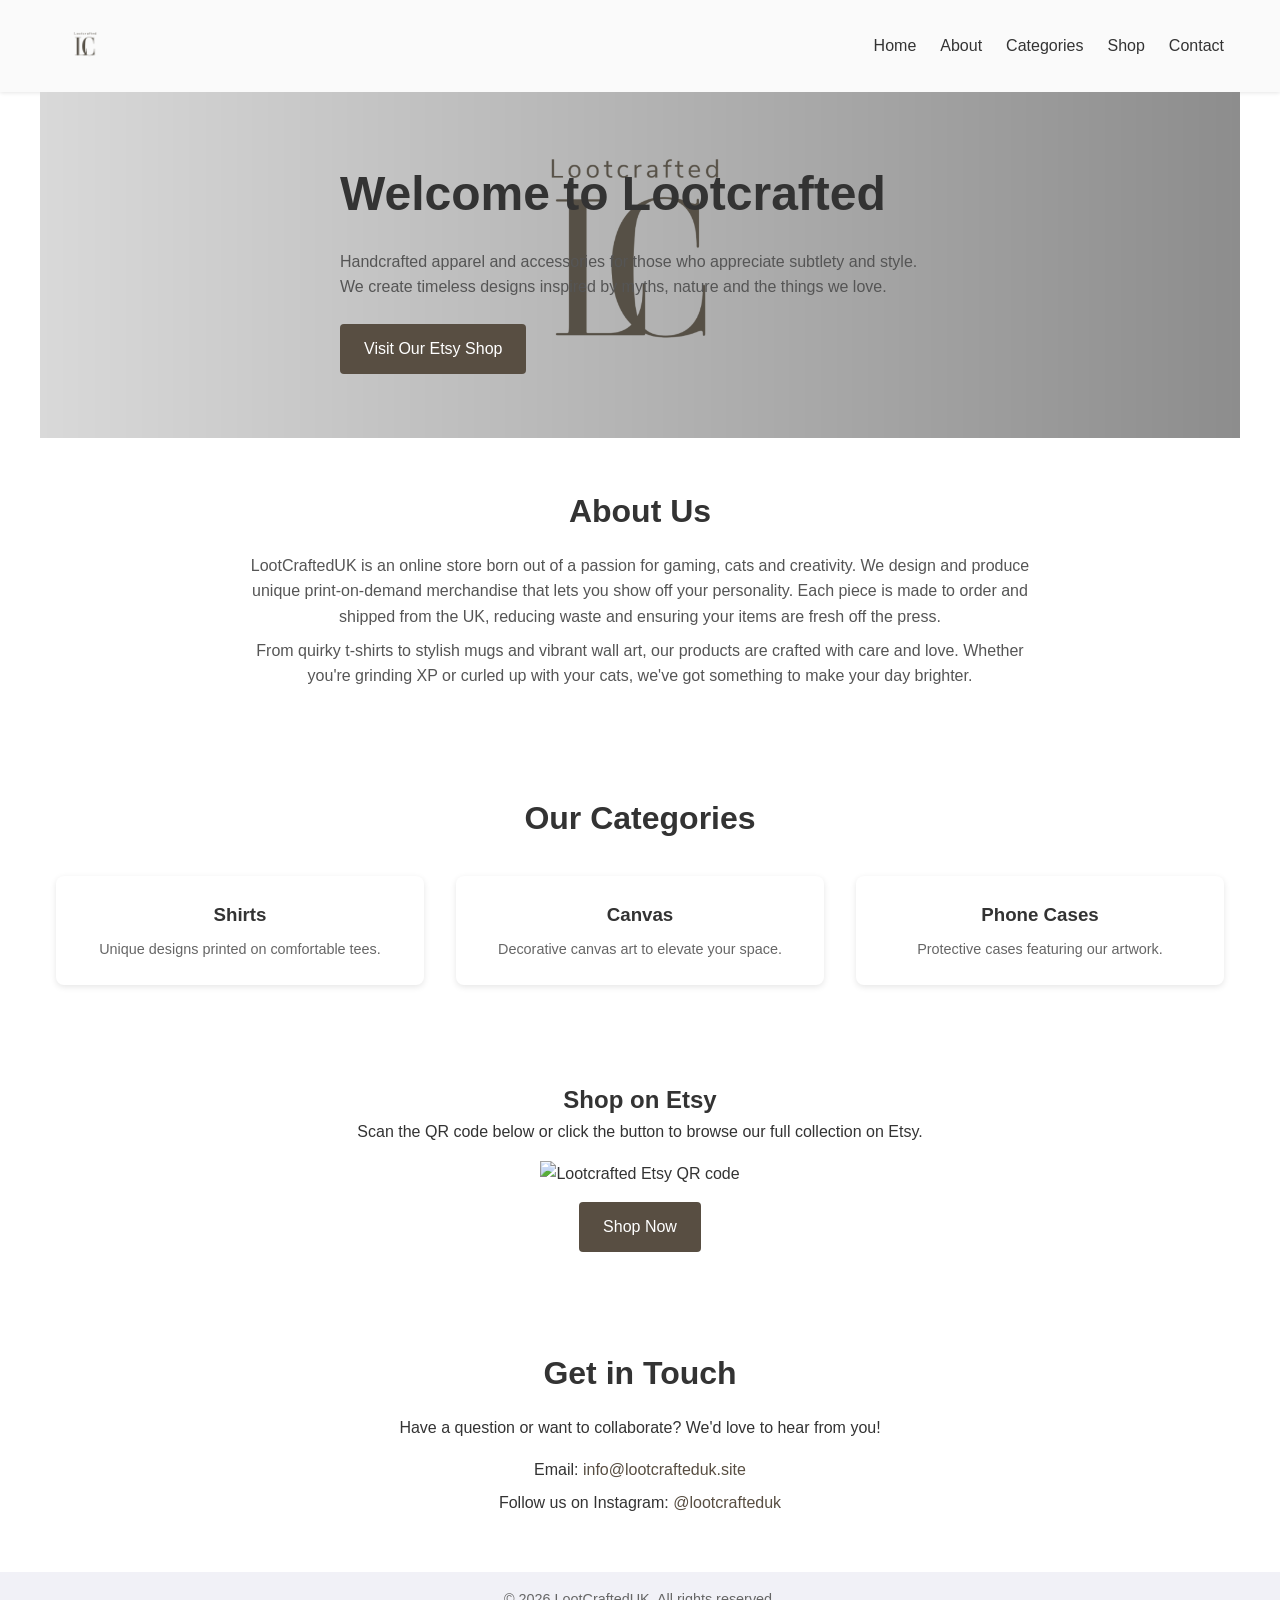
<file: index.html>
<!DOCTYPE html>
<html lang="en">
<head>
  <meta charset="UTF-8">
  <meta http-equiv="X-UA-Compatible" content="IE=edge">
  <meta name="viewport" content="width=device-width,initial-scale=1.0">
  <title>LootCraftedUK – Unique Loot & Gifts</title>
  <link rel="stylesheet" href="styles.css">
</head>
<body>
  <!-- Site header with navigation -->
  <header>
    <nav class="navbar">
      <div class="logo">
        <!-- Display the provided logo image -->

              <img src="logo.png" alt="LootCrafted logo">


      </div>
      <ul class="nav-links">
        <li><a href="#home">Home</a></li>
        <li><a href="#about">About</a></li>
        <li><a href="#products">Categories</a></li>
        <li><a href="#shop">Shop</a></li>
        <li><a href="#contact">Contact</a></li>
      </ul>
    </nav>
  </header>
  <!-- Hero section with background image and call‑to‑action -->
  <section id="home" class="hero">
    <div class="hero-content">
      <h1>Welcome to Lootcrafted</h1>
      <p>Handcrafted apparel and accessories for those who appreciate subtlety and style. We create timeless designs inspired by myths, nature and the things we love.</p>
      <a href="https://lootcrafted.etsy.com" class="btn" target="_blank">Visit Our Etsy Shop</a>
    </div>
  </section>
  <!-- About section describing the business -->
  <section id="about" class="about">
    <h2>About Us</h2>
    <p>LootCraftedUK is an online store born out of a passion for gaming, cats and creativity. We design and produce unique print‑on‑demand merchandise that lets you show off your personality. Each piece is made to order and shipped from the UK, reducing waste and ensuring your items are fresh off the press.</p>
    <p>From quirky t‑shirts to stylish mugs and vibrant wall art, our products are crafted with care and love. Whether you're grinding XP or curled up with your cats, we've got something to make your day brighter.</p>
  </section>
  <!-- Categories section -->
  <section id="products" class="products">
    <h2>Our Categories</h2>
    <div class="product-grid">
      <div class="product-item">
        <h3>Shirts</h3>
        <p>Unique designs printed on comfortable tees.</p>
      </div>
      <div class="product-item">
        <h3>Canvas</h3>
        <p>Decorative canvas art to elevate your space.</p>
      </div>
      <div class="product-item">
        <h3>Phone Cases</h3>
        <p>Protective cases featuring our artwork.</p>
      </div>
    </div>
  </section>
  <!-- Shop section with QR code -->
  <section id="shop" class="shop">
    <h2>Shop on Etsy</h2>
    <p>Scan the QR code below or click the button to browse our full collection on Etsy.</p>
    <div class="qr-container">
      <img srcs/qr.png" alt="Lootcrafted Etsy QR code">
    </div>
    <a href="https://lootcrafted.etsy.com" class="btn" target="_blank">Shop Now</a>
  </section>
  <!-- Contact section -->
  <section id="contact" class="contact">
    <h2>Get in Touch</h2>
    <p>Have a question or want to collaborate? We'd love to hear from you!</p>
    <ul>
      <li>Email: <a href="mailto:info@lootcrafteduk.site">info@lootcrafteduk.site</a></li>
      <li>Follow us on Instagram: <a href="https://www.instagram.com/lootcrafteduk" target="_blank">@lootcrafteduk</a></li>
    </ul>
  </section>
  <!-- Footer with copyright -->
  <footer>
    <p>&copy; 2026 LootCraftedUK. All rights reserved.</p>
  </footer>
</body>
</html>
</file>
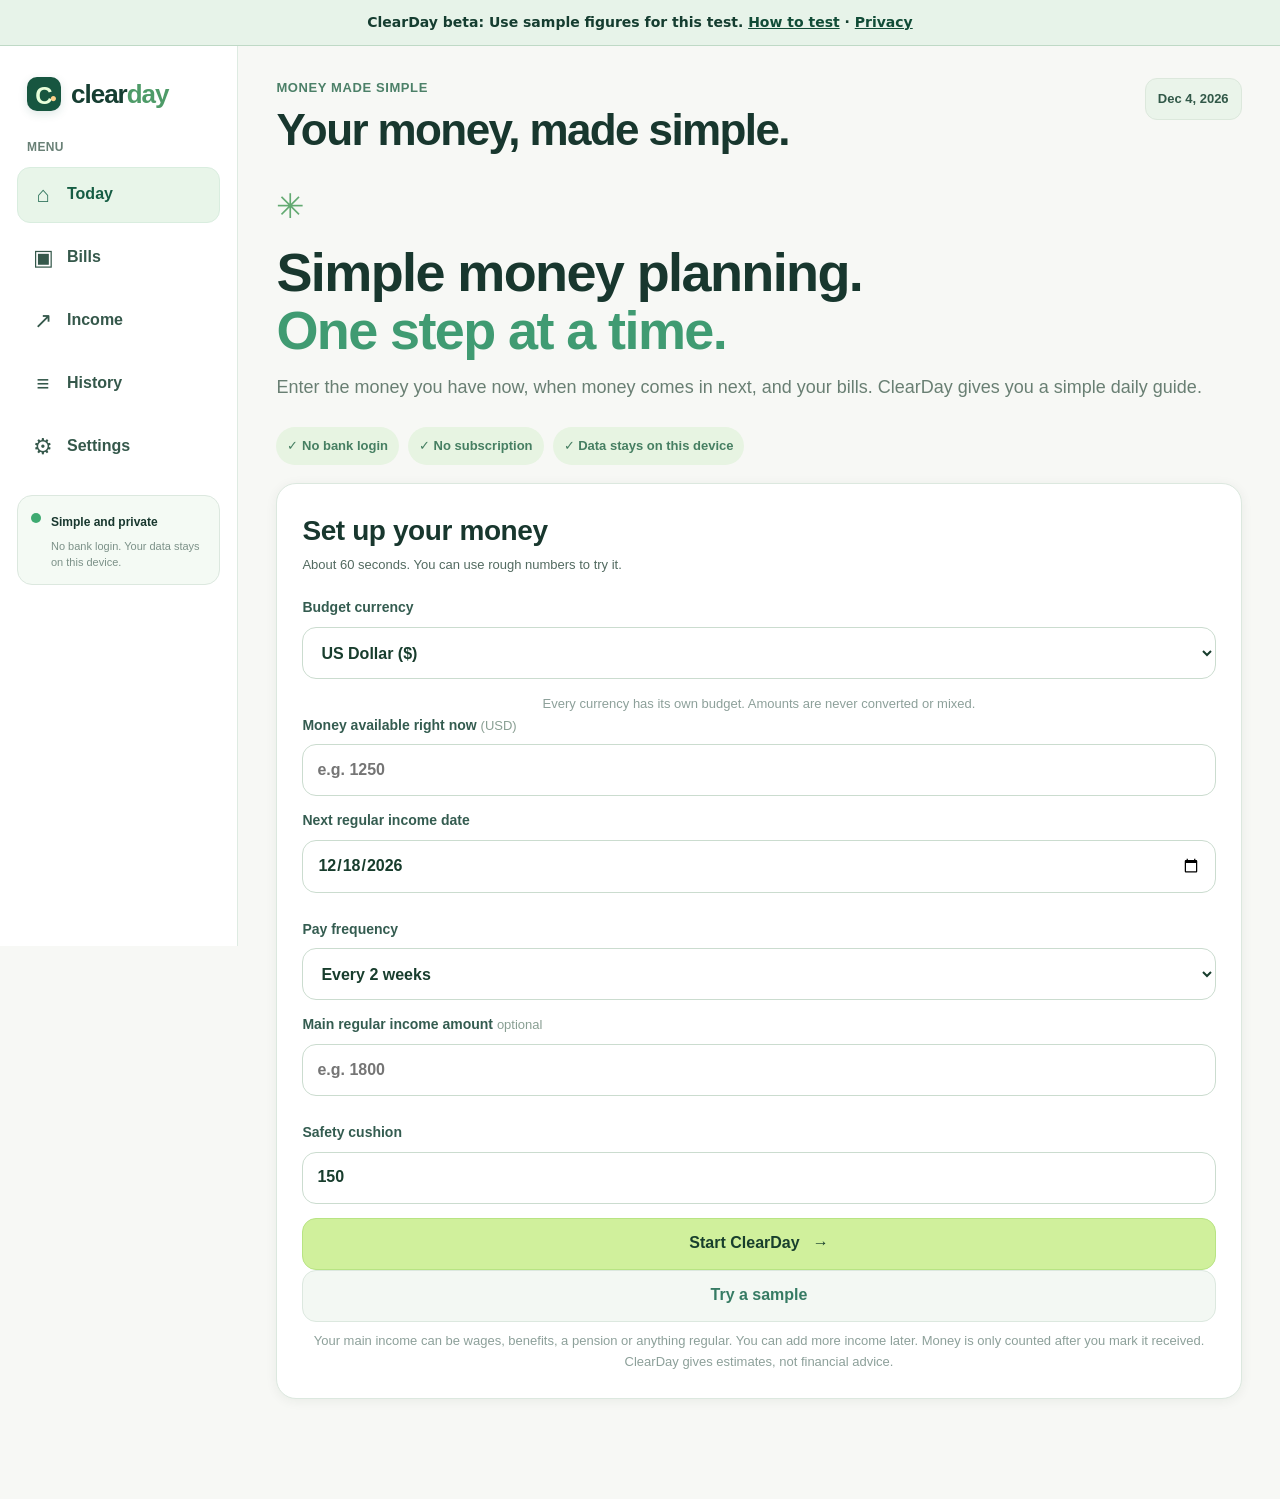
<file: clearday-beta/index.html>
<!doctype html>
<html lang="en-US">
<head>
  <meta charset="utf-8">
  <meta name="viewport" content="width=device-width,initial-scale=1,viewport-fit=cover">
  <meta name="theme-color" content="#102c29">
  <meta name="description" content="ClearDay is a simple app that helps you see what you can safely spend before your next income.">
  <meta name="color-scheme" content="light">
  <meta name="robots" content="noindex,nofollow">
  <meta http-equiv="Content-Security-Policy" content="default-src 'none'; script-src 'self'; style-src 'self'; img-src 'self' data:; font-src 'self'; connect-src 'none'; worker-src 'none'; object-src 'none'; base-uri 'self'; form-action 'none'">
  <meta name="referrer" content="no-referrer">
  <title>ClearDay — Know where you stand</title>
  <link rel="stylesheet" href="styles.css">
</head>
<body>
  <div class="beta-banner" role="note">ClearDay beta: Use <strong>sample figures</strong> for this test. <a href="test-guide.html">How to test</a> · <a href="privacy.html">Privacy</a></div>
  <div class="app-shell">
    <aside class="side-nav" aria-label="Main navigation">
      <a class="brand" href="#home" data-nav="home" aria-label="ClearDay home"><span class="brand-mark" aria-hidden="true">C<span class="brand-sun">●</span></span><span class="brand-text">clear<span>day</span></span></a>
      <div class="nav-kicker">MENU</div>
      <nav class="side-links" aria-label="App sections">
        <button class="nav-item selected" data-tab="home"><span aria-hidden="true">⌂</span> Today</button>
        <button class="nav-item" data-tab="bills"><span aria-hidden="true">▣</span> Bills</button>
        <button class="nav-item" data-tab="income"><span aria-hidden="true">↗</span> Income</button>
        <button class="nav-item" data-tab="activity"><span aria-hidden="true">≡</span> History</button>
        <button class="nav-item" data-tab="settings"><span aria-hidden="true">⚙</span> Settings</button>
      </nav>
      <div class="side-foot"><div class="privacy-pip"></div><div><b>Simple and private</b><p>No bank login. Your data stays on this device.</p></div></div>
    </aside>
    <main class="main-content" id="main-content">
      <header class="topbar">
        <div><div class="mobile-brand">ClearDay<span>.</span></div><div id="eyebrow" class="eyebrow">MONEY MADE SIMPLE</div><h1 id="page-title">Your money, made simple.</h1></div>
        <div class="top-actions"><span id="today-label" class="today-label"></span><span id="demo-tag" class="demo-tag" hidden>DEMO DATA</span></div>
      </header>
      <div id="notices" aria-live="polite"></div>
      <section id="onboarding" class="onboarding" hidden>
        <div class="onboarding-hero"><div class="sparkle">✳</div><h2>Simple money planning.<br><em>One step at a time.</em></h2><p>Enter the money you have now, when money comes in next, and your bills. ClearDay gives you a simple daily guide.</p><div class="benefit-pills"><span>✓ No bank login</span><span>✓ No subscription</span><span>✓ Data stays on this device</span></div></div>
        <form id="start-form" class="setup-panel">
          <h3>Set up your money</h3><p class="muted small">About 60 seconds. You can use rough numbers to try it.</p><label>Budget currency <select name="currency" id="start-currency" aria-label="Budget currency"><option value="USD">US Dollar ($)</option><option value="GBP">British Pound (£)</option><option value="EUR">Euro (€)</option><option value="CAD">Canadian Dollar (C$)</option><option value="AUD">Australian Dollar (A$)</option><option value="NZD">New Zealand Dollar (NZ$)</option><option value="JPY">Japanese Yen (¥)</option><option value="INR">Indian Rupee (₹)</option><option value="MXN">Mexican Peso (MX$)</option><option value="CHF">Swiss Franc (CHF)</option><option value="SGD">Singapore Dollar (S$)</option><option value="ZAR">South African Rand (R)</option><option value="AED">UAE Dirham (AED)</option><option value="BRL">Brazilian Real (R$)</option><option value="PLN">Polish Zloty (zł)</option></select></label><p class="fine-print">Every currency has its own budget. Amounts are never converted or mixed.</p>
          <label>Money available right now <span class="label-hint" data-currency-tag>(USD)</span><input name="balance" inputmode="decimal" type="number" min="0" max="100000000" step="0.01" placeholder="e.g. 1250" required></label>
          <div class="two-inputs"><label>Next regular income date <input name="payday" type="date" required></label><label>Pay frequency <select name="payFrequency"><option value="biweekly">Every 2 weeks</option><option value="weekly">Every week</option><option value="fourweekly">Every 4 weeks (28 days)</option><option value="monthly">Every month (calendar)</option></select></label></div>
          <div class="two-inputs"><label>Main regular income amount <span class="label-hint">optional</span><input name="paycheck" inputmode="decimal" type="number" min="0" max="100000000" step="0.01" placeholder="e.g. 1800"></label><label>Safety cushion <input name="cushion" inputmode="decimal" type="number" min="0" max="100000000" step="0.01" value="150"></label></div>
          <button class="primary-btn full" type="submit">Start ClearDay <span aria-hidden="true">→</span></button>
          <button id="demo-btn" class="text-button full" type="button">Try a sample</button>
          <p class="fine-print">Your main income can be wages, benefits, a pension or anything regular. You can add more income later. Money is only counted after you mark it received. ClearDay gives estimates, not financial advice.</p>
        </form>
      </section>
      <div id="app-views" hidden>
        <section id="view-home" class="view">
          <div id="hero-container"></div>
          <div class="quick-actions" aria-label="Quick actions">
            <button id="quick-spend" type="button" class="quick-action"><span class="quick-icon" aria-hidden="true">−</span><span>Record spending</span></button>
            <button id="quick-income" type="button" class="quick-action"><span class="quick-icon" aria-hidden="true">+</span><span>Money received</span></button>
            <button id="quick-balance" type="button" class="quick-action"><span class="quick-icon" aria-hidden="true">↻</span><span>Update balance</span></button>
          </div>
          <div class="overview-grid">
            <div class="main-stack">
              <section class="section-card"><div class="section-head"><div><span class="section-kicker">TODAY</span><h2>Did you spend money today?</h2></div><span class="subtle-icon">✦</span></div><form id="expense-form" class="expense-form"><label class="visually-hidden" for="expense-amount">Spending amount</label><div class="money-field"><span id="money-symbol">$</span><input id="expense-amount" type="number" min="0.01" max="100000000" step="0.01" placeholder="0.00" required></div><div class="expense-category-control"><label class="visually-hidden" for="expense-category">Spending category</label><select id="expense-category"><option>Groceries</option><option>Food & drink</option><option>Gas & transport</option><option>Shopping</option><option>Entertainment</option><option>Health</option><option>Other</option></select><label id="expense-other-wrap" class="expense-other-wrap" for="expense-other" hidden>What was it?<input id="expense-other" type="text" maxlength="70" placeholder="e.g. Parking or pet supplies" autocomplete="off"></label></div><button class="primary-btn" type="submit">Save spend <span>→</span></button></form><p class="microcopy">Only record a purchase once. You can undo it if you make a mistake.</p></section>
              <details class="extra-tool" id="purchase-tool"><summary>Check a purchase before you spend</summary><div class="extra-tool-body"><p>See what your daily guide would look like after a purchase. Nothing is saved.</p><form id="purchase-preview-form" class="preview-form"><label for="purchase-amount">Possible purchase amount <span data-currency-tag>(USD)</span><input id="purchase-amount" type="number" min="0.01" step="0.01" inputmode="decimal" placeholder="e.g. 75" required></label><button type="submit" class="outline-btn">Show my new guide</button></form><div id="purchase-preview-result" role="status" aria-live="polite"></div></div></details>
              <section class="section-card"><div class="section-head"><div><span class="section-kicker">INCOME</span><h2>Money coming in</h2></div><button class="link-btn" data-go="income">Manage income →</button></div><div id="home-income"></div></section>
              <section class="section-card"><div class="section-head"><div><span class="section-kicker">BILLS</span><h2>Bills due soon</h2></div><button class="link-btn" data-go="bills">See all <span>→</span></button></div><div id="home-bills"></div></section>

            </div>
            <details class="more-details"><summary>More details about my money</summary><div class="secondary-stack">              <section class="section-card"><div class="section-head"><div><span class="section-kicker">SUMMARY</span><h2>Where your money is going</h2></div><span class="subtle-icon">◷</span></div><div id="pulse"></div></section><section class="section-card insight-card"><div class="section-head"><div><span class="section-kicker">HELPFUL NOTE</span><h2>Your money at a glance</h2></div></div><div id="insight"></div></section><section class="section-card"><div class="section-head"><div><span class="section-kicker">SUBSCRIPTIONS</span><h2>Repeat payments</h2></div></div><div id="subscription-summary"></div></section><section class="section-card"><div class="section-head"><div><span class="section-kicker">RECENT</span><h2>Latest activity</h2></div><button class="link-btn" data-go="activity">See all →</button></div><div id="recent-activity"></div></section></div></details>
          </div>
        </section>
        <section id="view-bills" class="view" hidden><div class="section-card"><div class="section-head top-section-head"><div><span class="section-kicker">BILLS</span><h2>Your bills</h2><p class="muted">ClearDay tracks bills. It does not pay them for you.</p></div><button id="add-bill" class="primary-btn">+ Add bill</button></div><div id="bill-totals" class="summary-grid"></div><div class="filter-row"><label for="bill-filter" class="visually-hidden">Show bills</label><select id="bill-filter"><option value="all">All bills</option><option value="subscription">Subscriptions only</option><option value="bill">Bills only</option></select></div><div id="bill-list"></div></div></section>
        <section id="view-income" class="view" hidden>
          <section class="section-card">
            <div class="section-head top-section-head"><div><span class="section-kicker">INCOME</span><h2>Your income</h2><p class="muted">Track wages, benefits, pensions, side jobs and other money coming in. Only mark it received once it is really there.</p></div><button id="add-income" class="primary-btn" type="button">+ Add income</button></div>
            <div id="income-totals" class="summary-grid"></div>
            <p class="small muted">Expected money isn't added to your balance or spending allowance until you record receiving it. Your main regular income is managed in Settings.</p>
            <div id="income-list"></div>
          </section>
          <section class="section-card income-quick-card">
            <div class="section-head"><div><span class="section-kicker">MONEY IN</span><h2>Add money you received</h2></div></div>
            <form id="received-income-form" class="income-quick-form">
              <label>Income description<input name="name" placeholder="e.g. Weekend gig" maxlength="70" required></label>
              <label>Category<select name="category"><option>Freelance</option><option>Side gig</option><option>Benefits</option><option>Pension</option><option>Rental income</option><option>Child support</option><option>Refund</option><option>Gift</option><option>Interest</option><option>Other income</option></select></label>
              <label>Amount <span data-currency-tag>(USD)</span><input name="amount" inputmode="decimal" type="number" min="0.01" max="100000000" step="0.01" placeholder="0.00" required></label>
              <button type="submit" class="primary-btn">+ Record received</button>
            </form>
            <p class="microcopy">This adds the amount to your recorded balance immediately. If you already included the money in that balance, do not add it again.</p>
          </section>
        </section>
        <section id="view-activity" class="view" hidden><div class="section-card"><div class="section-head"><div><span class="section-kicker">HISTORY</span><h2>Money in and out</h2><p class="muted">Your entries are stored on this device.</p></div><button id="export-csv" class="outline-btn">Export CSV</button></div><div id="activity-summary" class="summary-grid"></div><div id="activity-list"></div></div></section>
        <section id="view-settings" class="view" hidden><div class="settings-grid"><form id="settings-form" class="section-card"><div class="section-head"><div><span class="section-kicker">SETTINGS</span><h2>Main money settings</h2></div></div><label>Current available balance <span data-currency-tag>(USD)</span><input name="balance" type="number" min="0" max="100000000" step="0.01" required></label><label>Next regular income date<input name="payday" type="date" required></label><label>Income frequency<select name="payFrequency"><option value="biweekly">Every 2 weeks</option><option value="weekly">Every week</option><option value="fourweekly">Every 4 weeks (28 days)</option><option value="monthly">Every month (calendar)</option></select></label><label>Expected main income <span data-currency-tag>(USD)</span><input name="paycheck" type="number" min="0" max="100000000" step="0.01"></label><label>Safety cushion <span data-currency-tag>(USD)</span><input name="cushion" type="number" min="0" max="100000000" step="0.01" required></label><button class="primary-btn full" type="submit">Save money settings</button><button id="payday-received" class="outline-btn full" type="button">Record main income received</button><p class="fine-print">Your primary income may be wages, benefits, a pension or anything recurring. Enter zero if you have no main source, then add other regular income on the Income tab. Only record income after the money actually arrives.</p></form><section class="section-card"><div class="section-head"><div><span class="section-kicker">APP OPTIONS</span><h2>Make ClearDay easier to read</h2></div></div><div class="readability"><div><strong>Large text</strong><p>Make buttons and words bigger across the app.</p></div><button type="button" id="text-size-toggle" class="outline-btn" aria-pressed="false">Turn on</button></div><hr><h3>Currency and backups</h3><label>Switch currency budget<select id="currency-switch" aria-label="Switch currency budget"><option value="USD">US Dollar ($)</option><option value="GBP">British Pound (£)</option><option value="EUR">Euro (€)</option><option value="CAD">Canadian Dollar (C$)</option><option value="AUD">Australian Dollar (A$)</option><option value="NZD">New Zealand Dollar (NZ$)</option><option value="JPY">Japanese Yen (¥)</option><option value="INR">Indian Rupee (₹)</option><option value="MXN">Mexican Peso (MX$)</option><option value="CHF">Swiss Franc (CHF)</option><option value="SGD">Singapore Dollar (S$)</option><option value="ZAR">South African Rand (R)</option><option value="AED">UAE Dirham (AED)</option><option value="BRL">Brazilian Real (R$)</option><option value="PLN">Polish Zloty (zł)</option></select></label><p class="small muted">Each currency uses a separate budget. Select a new currency to start a fresh budget, or return here to see your previous entries. No exchange rates or currency conversions are applied.</p><p>ClearDay never requests your bank login. Your entries are stored in this browser on this device. Clearing browser data can erase them, so make backups.</p><div class="settings-buttons"><button id="export-json" class="outline-btn full" type="button">↓ Download full backup</button><label for="import-file" class="outline-btn full file-label">↑ Restore a backup</label><input id="import-file" type="file" accept="application/json,.json" hidden><button id="reset-demo" class="outline-btn full" type="button">Load fresh sample data</button><button id="clear-data" class="danger-btn full" type="button">Delete all local data</button></div><hr><h3>Important to know</h3><p class="small muted">Your daily figure is only a calculation based on information you enter. It does not verify your bank balance, automatically detect purchases, reserve real money, make payments or guarantee you can afford a transaction.</p><p class="fine-print">ClearDay v1.4 • Clarity update • No sign-up, no paid services, no external analytics.</p></section></div></section>
      </div>
    </main>
    <nav class="mobile-nav" aria-label="Mobile navigation" hidden><button data-tab="home" class="selected"><span>⌂</span>Today</button><button data-tab="bills"><span>▣</span>Bills</button><button data-tab="income"><span>↗</span>Income</button><button data-tab="activity"><span>≡</span>History</button><button data-tab="settings"><span>⚙</span>Settings</button></nav>
  </div>
  <dialog id="bill-dialog" aria-labelledby="bill-dialog-title"><form id="bill-form"><div class="dialog-head"><h2 id="bill-dialog-title">Add a bill</h2><button id="close-dialog" type="button" class="icon-button" aria-label="Close">×</button></div><input type="hidden" name="billId"><label>What is it called?<input name="name" placeholder="e.g. Electric bill" maxlength="70" required></label><label>Amount <span data-currency-tag>(USD)</span><input name="amount" inputmode="decimal" type="number" min="0.01" max="100000000" step="0.01" required></label><div class="two-inputs"><label>Next due date<input name="dueDate" type="date" required></label><label>Repeats<select name="repeat"><option value="monthly">Monthly (calendar)</option><option value="weekly">Weekly</option><option value="biweekly">Every 2 weeks</option><option value="fourweekly">Every 4 weeks (28 days)</option><option value="yearly">Yearly</option><option value="once">One time</option></select></label></div><label>Type<select name="type"><option value="bill">Household bill</option><option value="subscription">Subscription</option></select></label><button class="primary-btn full" type="submit">Save bill</button></form></dialog>
  <dialog id="income-dialog" aria-labelledby="income-dialog-title"><form id="income-form"><div class="dialog-head"><h2 id="income-dialog-title">Schedule income</h2><button id="close-income-dialog" type="button" class="icon-button" aria-label="Close">×</button></div><input type="hidden" name="incomeId"><label>Income source<input name="name" placeholder="e.g. Disability benefits or freelance client" maxlength="70" required></label><label>Category<select name="category"><option>Paycheck</option><option>Benefits</option><option>Pension</option><option>Freelance</option><option>Side gig</option><option>Rental income</option><option>Child support</option><option>Refund</option><option>Gift</option><option>Interest</option><option>Other income</option></select></label><label>Expected amount <span data-currency-tag>(USD)</span><input name="amount" inputmode="decimal" type="number" min="0.01" max="100000000" step="0.01" required></label><div class="two-inputs"><label>Next expected date<input name="nextDate" type="date" required></label><label>Repeats<select name="repeat"><option value="monthly">Monthly (calendar)</option><option value="weekly">Weekly</option><option value="biweekly">Every 2 weeks</option><option value="fourweekly">Every 4 weeks (28 days)</option><option value="yearly">Yearly</option><option value="once">One time</option></select></label></div><button class="primary-btn full" type="submit">Save income source</button><p class="fine-print">Scheduled income is for planning only. It never increases your recorded balance until you mark it received.</p></form></dialog>
  <dialog id="balance-dialog" aria-labelledby="balance-dialog-title"><form id="balance-form"><div class="dialog-head"><h2 id="balance-dialog-title">Update your balance</h2><button type="button" id="close-balance-dialog" class="icon-button" aria-label="Close">×</button></div><p class="dialog-explain">Check your real bank or cash balance. Enter what you have right now.</p><label>Money available now <span data-currency-tag>(USD)</span><input name="balance" inputmode="decimal" type="number" min="0" max="100000000" step="0.01" required></label><p class="fine-print">This replaces the balance in ClearDay. It does not move money or connect to your bank.</p><button class="primary-btn full" type="submit">Save balance</button></form></dialog>
  <div id="toast" class="toast" role="status" aria-live="polite"></div>
  <script defer src="app.js"></script>
</body>
</html>
</file>
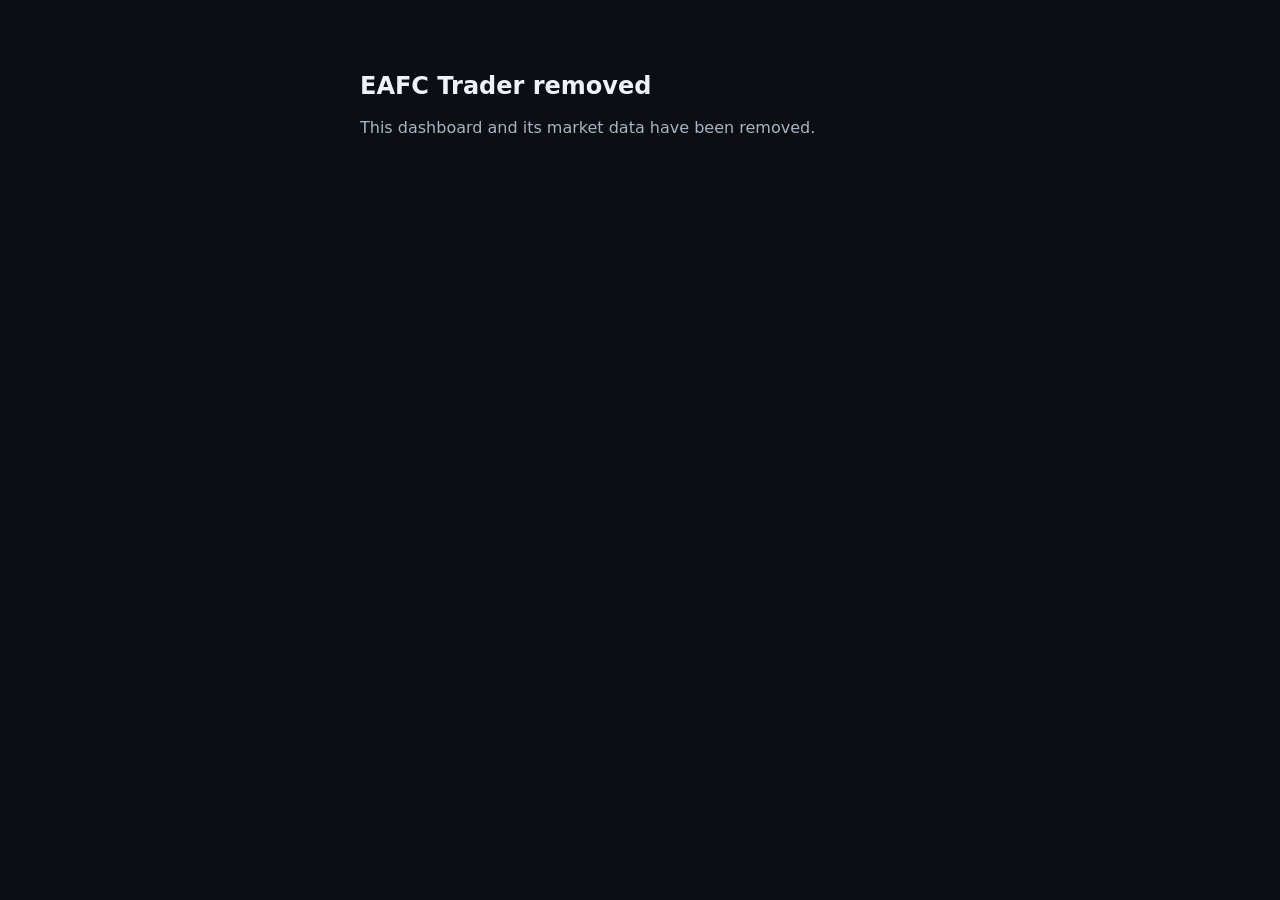
<file: eafc-trader/index.html>
<!doctype html>
<html lang="en">
<head>
<meta charset="utf-8">
<meta name="viewport" content="width=device-width,initial-scale=1">
<meta name="robots" content="noindex,nofollow,noarchive">
<title>Removed</title>
<style>
body{font-family:system-ui,-apple-system,Segoe UI,Roboto,sans-serif;margin:0;padding:32px;background:#0b0f14;color:#eef3f8}
main{max-width:560px;margin:40px auto}
h1{font-size:1.5rem;margin-bottom:8px}
p{color:#a9b4c2;line-height:1.5}
</style>
</head>
<body>
<main><h1>EAFC Trader removed</h1><p>This dashboard and its market data have been removed.</p></main>
<script>
(async()=>{
  try{
    if('caches' in window){
      const keys=await caches.keys();
      await Promise.all(keys.map(k=>caches.delete(k)));
    }
    if('serviceWorker' in navigator){
      const regs=await navigator.serviceWorker.getRegistrations();
      await Promise.all(regs.map(r=>r.unregister()));
    }
  }catch(e){}
})();
</script>
</body>
</html>
</file>
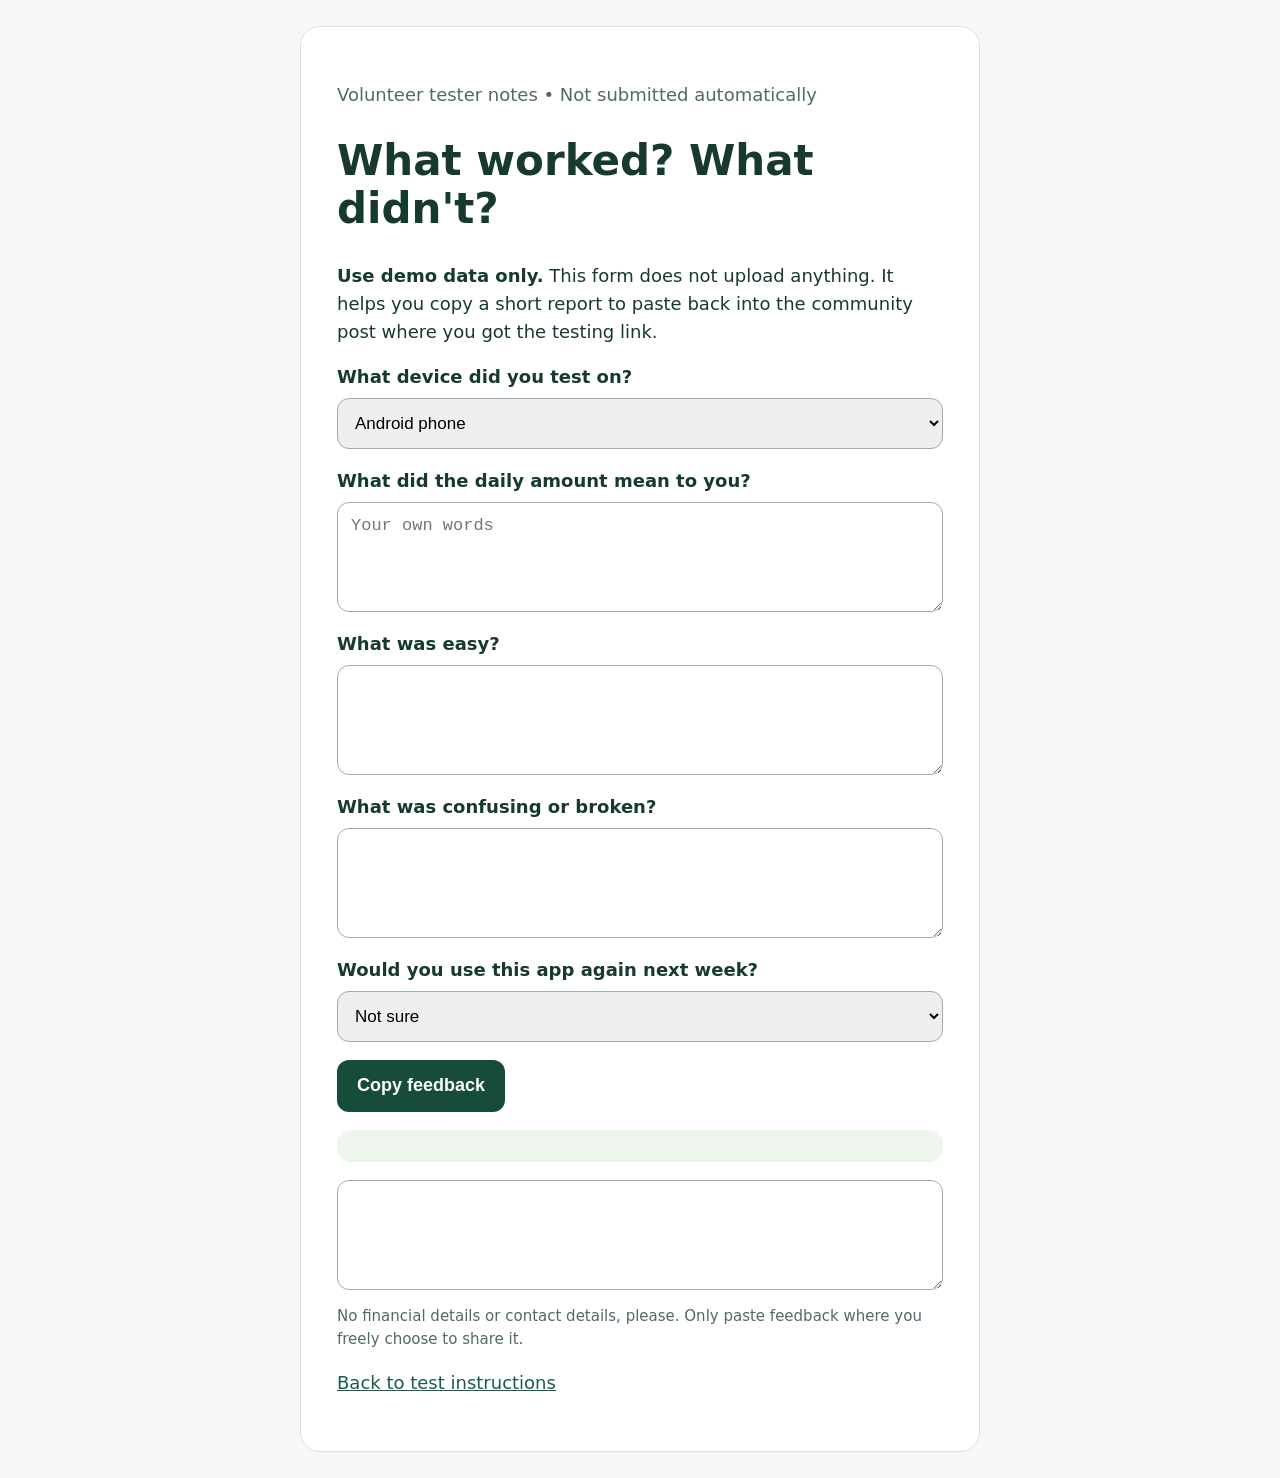
<file: clearday-beta/feedback.html>
<!doctype html><html lang="en-US"><head><meta charset="utf-8"><meta name="viewport" content="width=device-width,initial-scale=1"><meta name="robots" content="noindex,nofollow"><title>ClearDay beta feedback</title><link rel="stylesheet" href="beta.css"></head><body><main><p class="muted">Volunteer tester notes • Not submitted automatically</p><h1>What worked? What didn't?</h1><p><b>Use demo data only.</b> This form does not upload anything. It helps you copy a short report to paste back into the community post where you got the testing link.</p><form id="feedback" action="#"><label for="device">What device did you test on?</label><select id="device"><option value="Android phone">Android phone</option><option value="iPhone">iPhone</option><option value="Desktop or laptop">Desktop or laptop</option><option value="Tablet">Tablet</option><option value="Other device">Other</option></select><label for="understand">What did the daily amount mean to you?</label><textarea id="understand" maxlength="500" placeholder="Your own words"></textarea><label for="easy">What was easy?</label><textarea id="easy" maxlength="500"></textarea><label for="hard">What was confusing or broken?</label><textarea id="hard" maxlength="500"></textarea><label for="return">Would you use this app again next week?</label><select id="return"><option value="Not sure">Not sure</option><option value="Yes">Yes</option><option value="No">No</option></select><p><button type="button" id="copy">Copy feedback</button></p><p id="status" role="status" aria-live="polite" class="soft"></p><textarea id="result" aria-label="Feedback to copy" readonly hidden></textarea></form><p class="mini muted">No financial details or contact details, please. Only paste feedback where you freely choose to share it.</p><p><a href="test-guide.html">Back to test instructions</a></p></main><script src="feedback.js" defer></script></body></html>
</file>
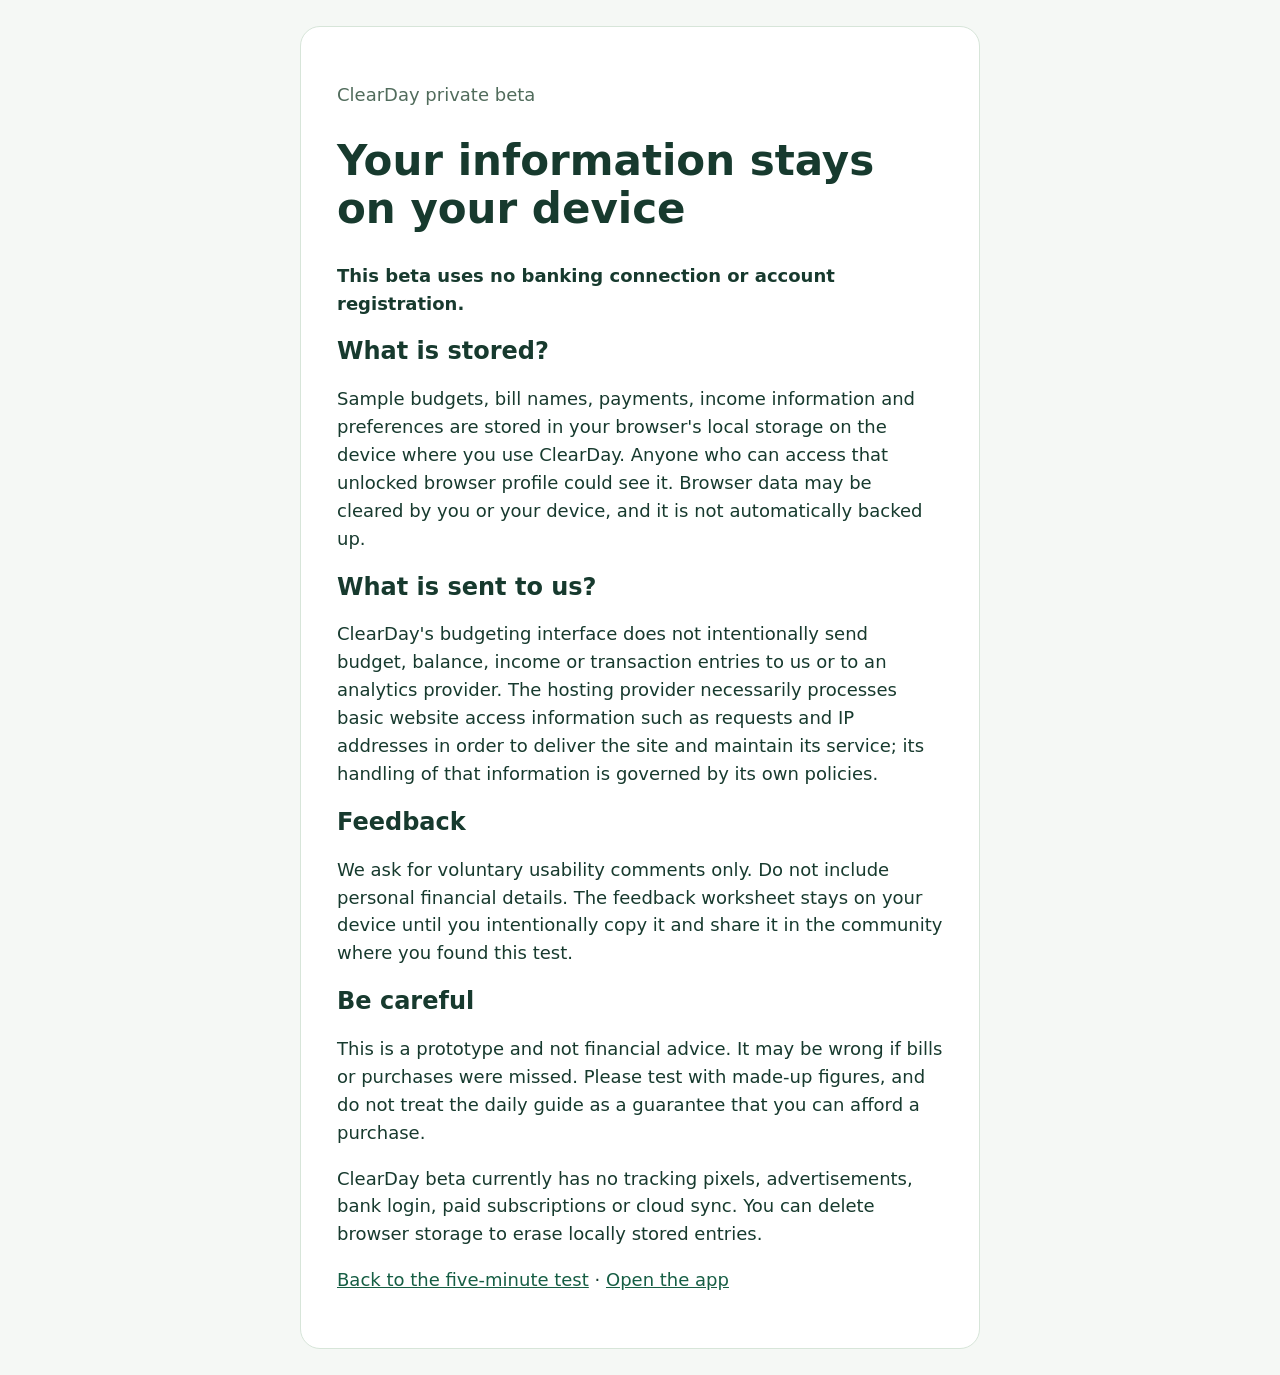
<file: clearday-beta/privacy.html>
<!doctype html><html lang="en-US"><head><meta charset="utf-8"><meta name="viewport" content="width=device-width,initial-scale=1"><meta name="robots" content="noindex,nofollow"><title>ClearDay beta privacy</title><link rel="stylesheet" href="beta.css"></head><body><main><p class="muted">ClearDay private beta</p><h1>Your information stays on your device</h1><p><b>This beta uses no banking connection or account registration.</b></p><h2>What is stored?</h2><p>Sample budgets, bill names, payments, income information and preferences are stored in your browser's local storage on the device where you use ClearDay. Anyone who can access that unlocked browser profile could see it. Browser data may be cleared by you or your device, and it is not automatically backed up.</p><h2>What is sent to us?</h2><p>ClearDay's budgeting interface does not intentionally send budget, balance, income or transaction entries to us or to an analytics provider. The hosting provider necessarily processes basic website access information such as requests and IP addresses in order to deliver the site and maintain its service; its handling of that information is governed by its own policies.</p><h2>Feedback</h2><p>We ask for voluntary usability comments only. Do not include personal financial details. The feedback worksheet stays on your device until you intentionally copy it and share it in the community where you found this test.</p><h2>Be careful</h2><p>This is a prototype and not financial advice. It may be wrong if bills or purchases were missed. Please test with made-up figures, and do not treat the daily guide as a guarantee that you can afford a purchase.</p><p>ClearDay beta currently has no tracking pixels, advertisements, bank login, paid subscriptions or cloud sync. You can delete browser storage to erase locally stored entries.</p><p><a href="test-guide.html">Back to the five-minute test</a> · <a href="index.html">Open the app</a></p></main></body></html>
</file>
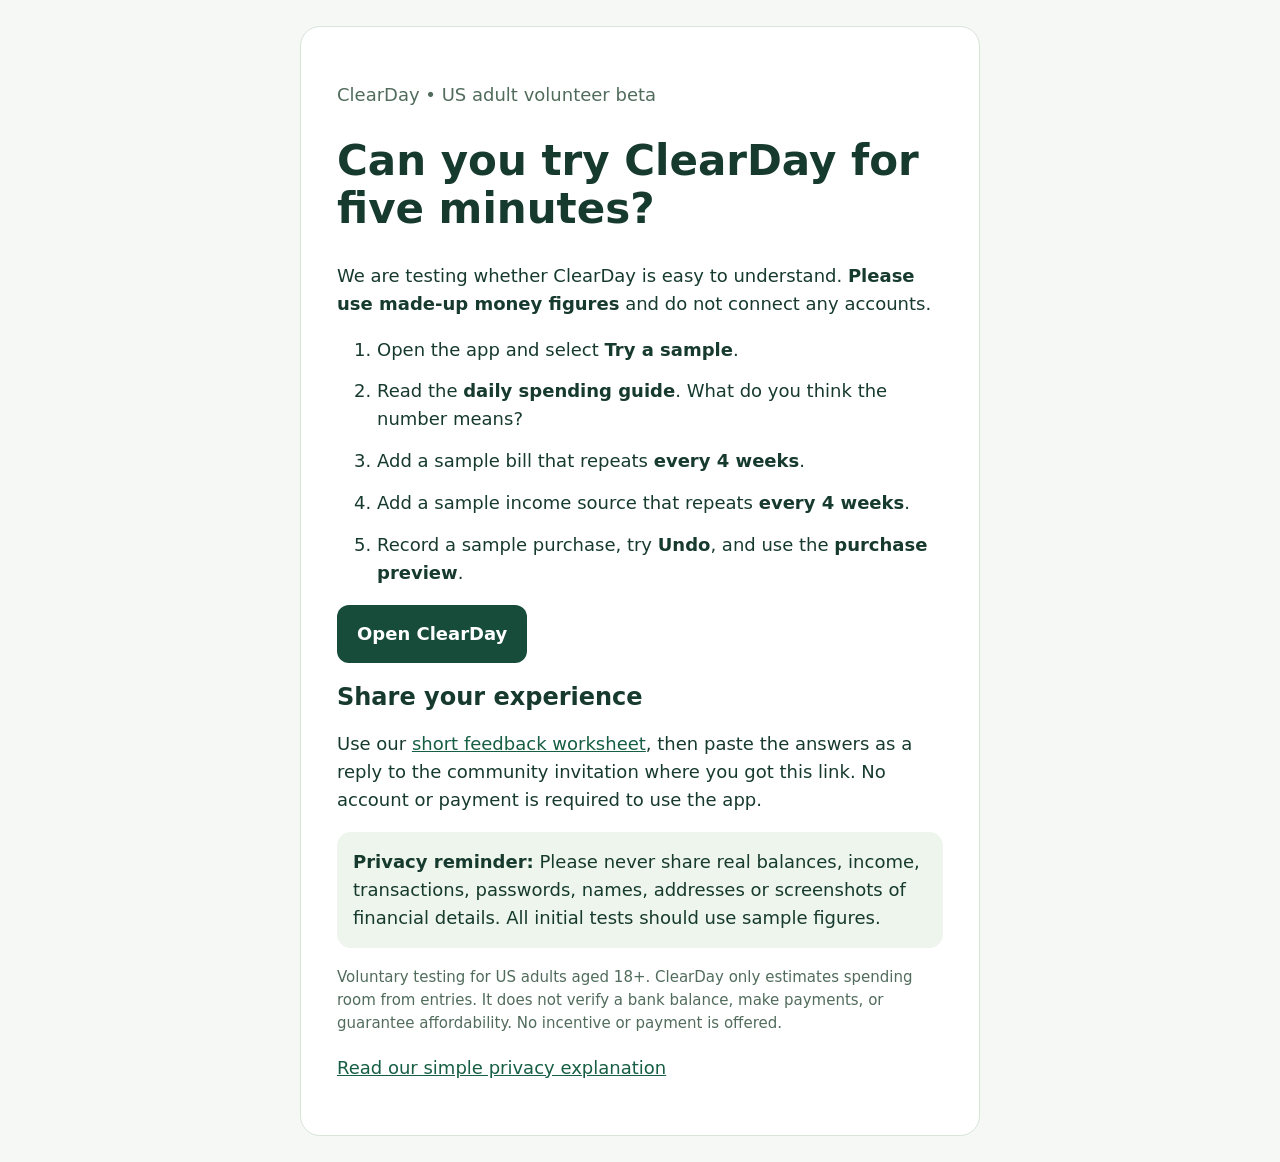
<file: clearday-beta/test-guide.html>
<!doctype html><html lang="en-US"><head><meta charset="utf-8"><meta name="viewport" content="width=device-width,initial-scale=1"><meta name="robots" content="noindex,nofollow"><title>Five-minute ClearDay test</title><link rel="stylesheet" href="beta.css"></head><body><main><p class="muted">ClearDay • US adult volunteer beta</p><h1>Can you try ClearDay for five minutes?</h1><p>We are testing whether ClearDay is easy to understand. <b>Please use made-up money figures</b> and do not connect any accounts.</p><ol><li>Open the app and select <b>Try a sample</b>.</li><li>Read the <b>daily spending guide</b>. What do you think the number means?</li><li>Add a sample bill that repeats <b>every 4 weeks</b>.</li><li>Add a sample income source that repeats <b>every 4 weeks</b>.</li><li>Record a sample purchase, try <b>Undo</b>, and use the <b>purchase preview</b>.</li></ol><p><a class="cta" href="index.html">Open ClearDay</a></p><h2>Share your experience</h2><p>Use our <a href="feedback.html">short feedback worksheet</a>, then paste the answers as a reply to the community invitation where you got this link. No account or payment is required to use the app.</p><p class="soft"><b>Privacy reminder:</b> Please never share real balances, income, transactions, passwords, names, addresses or screenshots of financial details. All initial tests should use sample figures.</p><p class="muted mini">Voluntary testing for US adults aged 18+. ClearDay only estimates spending room from entries. It does not verify a bank balance, make payments, or guarantee affordability. No incentive or payment is offered.</p><p><a href="privacy.html">Read our simple privacy explanation</a></p></main></body></html>
</file>
<file: styles.css>
/* Reset and base styles */
* {
  margin: 0;
  padding: 0;
  box-sizing: border-box;
}

body {
  font-family: Arial, Helvetica, sans-serif;
  line-height: 1.6;
  color: #333;
  background-color: #ffffff;
}

/* Header and navigation */
header {
  background: #fafafa;
  box-shadow: 0 1px 4px rgba(0, 0, 0, 0.1);
}

.navbar {
  display: flex;
  justify-content: space-between;
  align-items: center;
  max-width: 1200px;
  margin: 0 auto;
  padding: 1rem;
}

/* Use logo image instead of text for branding */
.logo {
  font-size: 0;
}

/* Size the logo image */
.logo img {
  height: 60px;
  width: auto;
}

.nav-links {
  list-style: none;
  display: flex;
  gap: 1.5rem;
}

.nav-links a {
  text-decoration: none;
  color: #333;
  transition: color 0.3s ease;
}

/* Change hover colour to match the brand palette */
.nav-links a:hover {
  color: #584e42;
}

/* Hero section */
.hero {
  display: flex;
  align-items: center;
  justify-content: center;
     padding: 4rem 1rem;
    background-image: url('banner.png');
  background-size: cover;
  background-position: center;
  position: relative;
  color: #333;
}

/* Light overlay to improve contrast between text and background */
.hero
  content: "";
  position: absolute;
  top: 0;
  left: 0;
  right: 0;
  bottom: 0;
  background: rgba(255, 255, 255, 0.85);
  z-index: 0;
}

/* Position hero content above the overlay and centre align */
.hero-content {
  position: relative;
  z-index: 1;
  max-width: 800px;
  text-align: center;
}

/* Larger heading and refine paragraph styling for hero */
.hero-content h1 {
  font-size: 3rem;
  margin-bottom: 1rem;
  color: #333;
}

.hero-content p {
  margin-bottom: 1.5rem;
  color: #555;
  max-width: 600px;
  margin-left: auto;
  margin-right: auto;
}

/* Buttons */
.btn {
  display: inline-block;
  padding: 0.75rem 1.5rem;
  background: #584e42;
  color: #fff;
  text-decoration: none;
  border-radius: 4px;
  transition: background 0.3s ease;
}

.btn:hover {
  background: #736656;
}

/* Remove hero-image styles as the hero now uses a background image */
.hero-image,
.hero-image img {
  display: none;
}

/* Sections */
section {
  padding: 3rem 1rem;
  max-width: 1200px;
  margin: 0 auto;
}

.about,
.products,
.contact {
  text-align: center;
}

.about h2,
.products h2,
.contact h2 {
  font-size: 2rem;
  margin-bottom: 1rem;
  color: #333;
}

.about p {
  max-width: 800px;
  margin: 0.5rem auto;
  color: #555;
}

/* Products grid */
.product-grid {
  display: flex;
  flex-wrap: wrap;
  gap: 2rem;
  justify-content: center;
  margin-top: 2rem;
}

.product-item {
  flex: 1 1 200px;
  background: #fff;
  padding: 1.5rem;
  border-radius: 8px;
  box-shadow: 0 2px 6px rgba(0, 0, 0, 0.1);
  text-align: center;
}

.product-item img {
  width: 80px;
  height: 80px;
  margin-bottom: 1rem;
}

/* Remove unused emoji icon styling */
.icon {
  display: none;
}

.product-item h3 {
  margin-bottom: 0.5rem;
  color: #333;
}

.product-item p {
  color: #666;
  font-size: 0.9rem;
}

.shop-link {
  margin-top: 2rem;
}

/* Contact section */
.contact ul {
  list-style: none;
  margin-top: 1rem;
}

.contact li {
  margin-bottom: 0.5rem;
}

/* Contact links */
.contact a {
  color: #584e42;
  text-decoration: none;
}

.contact a:hover {
  text-decoration: underline;
}

/* Shop section */
.shop {
  text-align: center;
  padding: 3rem 1rem;
}

/* QR code container */
.qr-container img {
  width: 200px;
  height: auto;
  margin: 1rem auto;
  display: block;
}

/* Footer */
footer {
  background: #f1f1f7;
  padding: 1rem 0;
  text-align: center;
  color: #666;
  font-size: 0.9rem;
}

/* Responsive behaviour */
@media (max-width: 768px) {
  .navbar {
    flex-direction: column;
    gap: 1rem;
  }
  .nav-links {
    flex-direction: column;
    gap: 1rem;
  }
  .hero {
    flex-direction: column-reverse;
    text-align: center;
  }
  .hero-content {
    margin-top: 2rem;
  }
}
</file>
<file: clearday-beta/styles.css>
html [hidden]{display:none!important}
:root{--bg:#f6f8f5;--text:#172f2c;--muted:#768782;--border:#e9eeea;--green:#b9f38b;--deep:#102e2b;--deep2:#194f43;--orange:#b56d31;--red:#c45a53;--white:#fff;--shadow:0 8px 25px rgba(14,53,43,.035);font-family:Inter,ui-sans-serif,-apple-system,BlinkMacSystemFont,"Segoe UI",sans-serif;font-synthesis:none}
*{box-sizing:border-box}html{scroll-behavior:smooth}body{margin:0;background:var(--bg);color:var(--text);font-size:15px;line-height:1.45}button,input,select{font:inherit}button{cursor:pointer}button:disabled{opacity:.45;cursor:not-allowed}a{color:inherit}h1,h2,h3,p{margin-top:0}h2{font-size:23px;line-height:1.2;letter-spacing:-.75px}h3{font-size:18px;letter-spacing:-.4px}p{line-height:1.6}.app-shell{min-height:100vh;display:flex}.side-nav{width:258px;flex:0 0 258px;background:#fff;border-right:1px solid var(--border);padding:31px 17px;display:flex;flex-direction:column;position:sticky;top:0;height:100vh}.brand{display:flex;align-items:center;text-decoration:none;gap:10px;padding:0 12px}.brand-mark{height:38px;width:38px;border-radius:12px;display:grid;place-items:center;background:var(--deep);color:var(--green);font-weight:900;font-size:27px;position:relative}.brand-sun{font-size:12px;color:#fcd18a;position:absolute;right:4px;top:12px}.brand-text{font-size:25px;letter-spacing:-1.5px;font-weight:800}.brand-text span,.mobile-brand span{color:#7ebc61}.nav-kicker,.section-kicker,.eyebrow{font-size:10px;font-weight:800;color:#8da09a;letter-spacing:2px}.nav-kicker{margin:57px 14px 16px}.side-links{display:flex;flex-direction:column;gap:7px}.nav-item{border:0;background:transparent;display:flex;align-items:center;gap:13px;padding:15px 14px;border-radius:12px;text-align:left;font-weight:650;color:#70827c}.nav-item span{font-size:22px;line-height:1;width:22px;text-align:center;color:#7b918a}.nav-item:hover{background:#f2f7f2}.nav-item.selected{background:#eaf4e6;color:#1d5949}.nav-item.selected span{color:#33765f}.side-foot{margin-top:auto;background:#f3f7f2;border-radius:15px;padding:15px;display:flex;gap:10px}.privacy-pip{border-radius:50%;background:#74b66f;flex:0 0 10px;height:10px;margin-top:4px}.side-foot b{font-size:12px}.side-foot p{font-size:11px;color:#7c9188;margin:4px 0 0;line-height:1.5}.main-content{flex:1;min-width:0;padding:36px clamp(18px,4.3vw,70px) 70px;max-width:1570px;margin:0 auto;width:100%}.topbar{display:flex;justify-content:space-between;align-items:center;margin-bottom:28px;gap:15px}.topbar h1{font-size:clamp(27px,3.2vw,38px);letter-spacing:-1.3px;margin:7px 0 0;line-height:1.1;font-weight:780}.top-actions{display:flex;gap:12px;align-items:center}.today-label{background:white;border:1px solid var(--border);padding:11px 14px;border-radius:10px;color:#60756e;font-size:12px;font-weight:700;white-space:nowrap}.demo-tag{background:#fff0d5;border:1px solid #f8e3b2;border-radius:20px;padding:5px 9px;font-size:10px;font-weight:800;color:#805920;white-space:nowrap}.mobile-brand{display:none}.hero{background:radial-gradient(circle at 85% 20%,rgba(142,224,144,.25),transparent 30%),linear-gradient(125deg,#0d312b,#164b3d 72%,#1e5b48);color:#fff;border-radius:25px;padding:36px 42px 30px;box-shadow:0 20px 35px rgba(22,77,64,.13);position:relative;overflow:hidden;min-height:250px}.hero::after{content:"";position:absolute;width:310px;height:310px;right:-90px;top:-160px;border:60px solid rgba(191,240,166,.045);border-radius:50%;pointer-events:none}.hero-top{display:flex;align-items:center;justify-content:space-between;gap:15px}.hero-kicker{font-size:12px;letter-spacing:1.8px;font-weight:800;color:#c3e9c6}.hero-icon{background:#ffffff1d;border:1px solid #ffffff2f;color:#e7ffde;padding:10px;border-radius:13px;line-height:1}.hero-money{font-size:clamp(52px,5.4vw,79px);font-weight:800;letter-spacing:-3.5px;line-height:1.15;margin:13px 0 7px}.hero-money small{font-size:19px;font-weight:500;letter-spacing:-.3px;color:#cce6d0;margin-left:7px}.hero-caption{font-size:14px;color:#d7ece2;margin:0}.hero-foot{margin-top:30px;display:flex;gap:26px;padding-top:19px;border-top:1px solid #ffffff32;flex-wrap:wrap}.metric-label{font-size:10px;color:#afd0c1;letter-spacing:.6px;text-transform:uppercase;font-weight:800}.metric-value{font-size:17px;font-weight:750;margin-top:3px}.hero-action{border:1px solid #ffffff60;background:#ffffff0d;color:white;border-radius:9px;font-weight:750;font-size:12px;padding:10px 12px}.hero-action:hover{background:#ffffff27}.overview-grid{display:grid;grid-template-columns:minmax(0,1.6fr) minmax(280px,.93fr);gap:20px;margin-top:22px}.main-stack,.secondary-stack{display:flex;flex-direction:column;gap:19px;min-width:0}.section-card{background:#fff;border:1px solid var(--border);border-radius:20px;padding:25px;box-shadow:var(--shadow);min-width:0}.section-head{display:flex;align-items:flex-start;justify-content:space-between;gap:16px;margin-bottom:21px}.section-head h2{margin:8px 0 0}.section-head .muted{margin:8px 0 0}.subtle-icon{font-size:25px;color:#c3d4ca}.link-btn{border:0;background:transparent;color:#2e7862;font-size:12px;font-weight:800;white-space:nowrap}.link-btn:hover{text-decoration:underline}.expense-form{display:grid;grid-template-columns:1fr minmax(125px,.7fr) auto;gap:10px;align-items:stretch}.money-field{position:relative}.money-field>span{position:absolute;top:50%;transform:translateY(-50%);left:15px;font-size:24px;color:#849e91;font-weight:600}.money-field input{padding-left:33px!important;font-size:24px!important;font-weight:750!important;height:51px}.expense-form .money-field,.expense-form .primary-btn{align-self:start}.expense-form .primary-btn{min-height:51px}.expense-category-control{min-width:0}.expense-form select{height:51px;margin-top:0}.expense-other-wrap{margin:9px 0 0;color:#416655;font-size:12px;font-weight:750}.expense-other-wrap input{width:100%;height:45px;margin-top:6px;font-size:13px}.primary-btn{border:0;border-radius:12px;background:#b9f38b;color:#153b2f;font-weight:800;padding:13px 16px;display:inline-flex;align-items:center;justify-content:center;gap:13px;white-space:nowrap;transition:background .15s,transform .15s;min-height:45px}.primary-btn:hover{background:#a3e577;transform:translateY(-1px)}.primary-btn:active{transform:none}.full{width:100%}.microcopy{font-size:12px;color:#90a098;margin:12px 0 0}.muted{color:var(--muted)}.small{font-size:13px}.fine-print{font-size:11px;color:#8da09a;line-height:1.65}.row-entry{display:flex;align-items:center;gap:12px;padding:14px 0;border-top:1px solid #f0f2ef}.row-entry:first-child{border-top:0;padding-top:0}.row-entry:last-child{padding-bottom:0}.entry-icon{width:44px;height:44px;flex:0 0 44px;display:grid;place-items:center;border-radius:13px;background:#eaf4e7;color:#27765b;font-size:19px}.entry-icon.orange{background:#fff1df;color:#c18a43}.entry-icon.blue{background:#eaf0fc;color:#5974b4}.entry-main{min-width:0;flex:1}.entry-name{font-weight:800;font-size:14px;overflow-wrap:anywhere}.entry-meta{font-size:12px;color:#899992;margin-top:3px}.entry-amount{font-size:15px;font-weight:800;white-space:nowrap}.entry-actions{display:flex;flex-direction:column;align-items:flex-end;gap:6px}.mini-btn{background:#edf6e9;border:1px solid #daead6;border-radius:7px;font-size:11px;color:#326b55;font-weight:750;padding:5px 9px}.mini-btn:hover{background:#deecd8}.alert-pill{font-weight:750;font-size:10px;color:#a46533;background:#fff3e5;padding:3px 7px;border-radius:12px}.overdue{color:#b64b46;background:#fff0ee}.empty-state{text-align:center;background:#f7faf7;border:1px dashed #dce8de;padding:30px 15px;border-radius:15px;color:#7f9088}.empty-state b{color:#315647;display:block;margin-bottom:5px}.empty-state p{font-size:12px;margin:0}.insight-card{background:#f6faf2}.insight-card .section-head{margin-bottom:12px}.insight-content{font-size:13px;color:#597268;line-height:1.65}.insight-spotlight{background:#e9f4e3;padding:14px 16px;border-radius:14px;margin-top:16px}.insight-spotlight .big{font-size:25px;font-weight:800;letter-spacing:-.8px;color:#1a5545}.insight-spotlight p{margin:4px 0 0;font-size:11px;color:#59806b}.stat-line{display:flex;justify-content:space-between;gap:8px;padding:10px 0;border-top:1px solid #edf1ed}.stat-line:first-child{border-top:0}.stat-line b{font-size:15px}.stat-line span{font-size:13px;color:#71847c}.pulse-track{height:11px;background:#e9f0eb;border-radius:9px;overflow:hidden;display:flex;margin:14px 0 9px}.pulse-spend{background:#1e5748}.pulse-bills{background:#f2b76d}.pulse-cushion{background:#a1d980}.pulse-labels{display:flex;flex-wrap:wrap;gap:12px}.pulse-labels span{font-size:11px;color:#71857b}.pulse-labels i{display:inline-block;width:8px;height:8px;border-radius:50%;margin-right:4px}.pulse-note{font-size:12px;color:#7c8e84;margin:14px 0 0}.summary-grid{display:grid;grid-template-columns:repeat(3,minmax(0,1fr));gap:14px;margin:18px 0 23px}.summary-tile{background:#f7faf5;padding:16px;border-radius:13px}.summary-tile .label{font-size:11px;color:#7e9288;font-weight:750}.summary-tile .value{font-weight:800;font-size:23px;letter-spacing:-1px;margin-top:6px}.top-section-head{align-items:center}.filter-row{display:flex;justify-content:flex-end;margin:0 0 15px}.filter-row select{max-width:220px}.list-title{font-size:13px;color:#7a9087;font-weight:800;text-transform:uppercase;letter-spacing:.9px;margin:24px 0 10px}.bill-row{display:flex;gap:13px;align-items:center;padding:15px 0;border-top:1px solid #edf1ed}.bill-row:first-child{border-top:0}.bill-row .entry-main{min-width:0}.bill-actions{display:flex;gap:7px;flex-wrap:wrap;justify-content:flex-end}.icon-button{border:0;background:transparent;padding:6px;font-size:25px;line-height:1;color:#668276}.outline-btn{background:#fff;border:1px solid #cfe0d6;color:#2b664f;border-radius:10px;padding:11px 15px;font-size:12px;font-weight:800;display:inline-flex;justify-content:center;align-items:center;gap:6px;min-height:43px}.outline-btn:hover{background:#f3f9f1}.danger-btn{border:1px solid #e8b8b3;background:#fff8f7;color:#ae554f;padding:11px 15px;border-radius:10px;font-weight:750;font-size:12px}.text-button{border:0;background:transparent;color:#367b63;font-size:13px;font-weight:800;padding:15px}.two-inputs{display:grid;grid-template-columns:1fr 1fr;gap:12px}label{display:block;font-size:12px;font-weight:750;color:#345c50;margin:0 0 13px}.label-hint{font-size:11px;color:#899f93;font-weight:500}input,select{display:block;width:100%;color:#203e34;background:#fff;border:1px solid #dfe8e1;border-radius:10px;padding:11px 12px;margin-top:6px;outline:none;min-width:0;min-height:44px}input:focus,select:focus{border-color:#6caf75;box-shadow:0 0 0 3px rgba(157,219,139,.2)}.settings-grid{display:grid;grid-template-columns:1fr 1fr;gap:20px}.settings-buttons{display:flex;flex-direction:column;gap:9px;margin:18px 0}.settings-buttons .file-label{margin:0;cursor:pointer}.settings-grid hr{border:0;border-top:1px solid #ebefe9;margin:22px 0}.settings-grid p{font-size:13px;color:#6f8479}.activity-date{font-size:12px;font-weight:800;color:#7c9285;text-transform:uppercase;letter-spacing:1px;margin:24px 0 5px}.tag{font-size:11px;padding:4px 7px;border-radius:20px;background:#eff5eb;color:#487c62;font-weight:700}.tag.withdrawal{background:#fff0e7;color:#9e653e}.tag.payday{background:#e8f4ef;color:#217e5c}.toast{position:fixed;bottom:25px;right:26px;z-index:50;background:#173d32;color:#fff;padding:13px 21px;border-radius:12px;box-shadow:0 10px 35px #153c2d26;opacity:0;pointer-events:none;transform:translateY(9px);transition:opacity .18s,transform .18s;max-width:380px;font-size:13px}.toast.visible{opacity:1;transform:translateY(0)}.warning-bar{background:#fff6e9;color:#916035;border:1px solid #f3d6a9;border-radius:13px;padding:13px 18px;margin-bottom:18px;font-size:13px}.error-bar{background:#fff2f0;color:#a14b43;border-color:#efd0cc}.onboarding{display:grid;grid-template-columns:1.1fr minmax(340px,.8fr);gap:44px;align-items:center;min-height:calc(100vh - 180px)}.onboarding-hero{padding:20px}.onboarding-hero h2{font-size:clamp(35px,4.6vw,65px);line-height:1.09;letter-spacing:-2.3px;margin:19px 0}.onboarding-hero em{font-style:normal;color:#409b72}.onboarding-hero>p{font-size:17px;color:#697f73;max-width:520px}.sparkle{font-size:34px;color:#63aa72}.benefit-pills{display:flex;gap:9px;flex-wrap:wrap;margin-top:25px}.benefit-pills span{padding:8px 10px;border-radius:20px;background:#e7f4e2;color:#467f62;font-size:11px;font-weight:750}.setup-panel{background:#fff;border:1px solid var(--border);box-shadow:0 20px 70px rgba(29,76,56,.08);border-radius:24px;padding:28px}.setup-panel h3{font-size:23px;margin-bottom:2px}.setup-panel .muted{margin-bottom:22px}.setup-panel .fine-print{text-align:center;margin:8px 0 0}dialog{border:1px solid #dbe9dc;border-radius:23px;box-shadow:0 25px 100px #092e2b37;width:min(440px,calc(100vw - 32px));padding:27px;color:var(--text)}dialog::backdrop{background:rgba(10,32,28,.57);backdrop-filter:blur(3px)}.dialog-head{display:flex;justify-content:space-between;align-items:center;margin-bottom:19px}.dialog-head h2{margin:0}.dialog-head .icon-button{font-size:30px}.visually-hidden{position:absolute;width:1px;height:1px;padding:0;margin:-1px;overflow:hidden;clip:rect(0,0,0,0);white-space:nowrap;border:0}.mobile-nav{display:none}.disclaimer-note{font-size:11px;color:#a7c8b4;margin-top:12px;max-width:570px}
@media(max-width:1150px){.side-nav{width:217px;flex-basis:217px}.overview-grid{grid-template-columns:1fr}.secondary-stack{display:grid;grid-template-columns:repeat(2,1fr);align-items:start}.secondary-stack>.section-card:last-child{grid-column:1/-1}.main-content{padding:30px 27px 65px}.onboarding{grid-template-columns:1fr 1fr;gap:12px}.onboarding-hero{padding:0 8px}.onboarding-hero h2{font-size:37px}}
@media(max-width:760px){.app-shell{display:block}.side-nav{display:none}.main-content{padding:19px 15px 99px}.mobile-brand{display:block;font-size:20px;font-weight:800;letter-spacing:-1px;margin-bottom:14px}.eyebrow{font-size:9px}.topbar h1{font-size:27px}.today-label{font-size:10px;padding:8px 9px}.top-actions{flex-direction:column;align-items:flex-end;gap:5px}.topbar{margin-bottom:19px;align-items:center}.hero{border-radius:21px;padding:25px 24px 22px;min-height:235px}.hero-money{font-size:60px;letter-spacing:-3px}.hero-money small{font-size:14px}.hero-foot{gap:13px 23px}.metric-value{font-size:15px}.overview-grid{display:block;margin-top:14px}.main-stack,.secondary-stack{gap:14px}.secondary-stack{display:flex;margin-top:14px}.secondary-stack>.section-card:last-child{grid-column:auto}.section-card{padding:19px;border-radius:17px}.section-head{margin-bottom:17px}.section-head h2{font-size:20px}.expense-form{grid-template-columns:1fr 1fr}.expense-form .primary-btn{grid-column:1/-1}.expense-form select{min-width:0}.money-field input{font-size:21px!important}.onboarding{display:block;min-height:auto}.onboarding-hero{padding:16px 7px 22px}.onboarding-hero h2{font-size:36px;letter-spacing:-1.5px}.onboarding-hero>p{font-size:14px}.setup-panel{padding:20px}.settings-grid{grid-template-columns:1fr;gap:14px}.mobile-nav{display:flex!important;position:fixed;bottom:0;left:0;right:0;background:#fff;z-index:40;border-top:1px solid var(--border);padding:7px 10px calc(7px + env(safe-area-inset-bottom));justify-content:space-around;box-shadow:0 -5px 30px #0925140a}.mobile-nav button{border:0;background:transparent;padding:5px 9px;font-size:10px;color:#8a9d91;display:flex;flex-direction:column;gap:1px;align-items:center;font-weight:800;min-width:63px}.mobile-nav button span{font-size:24px;line-height:1.2}.mobile-nav button.selected{color:#26745a}.summary-grid{gap:7px}.summary-tile{padding:12px 9px}.summary-tile .label{font-size:10px}.summary-tile .value{font-size:18px}.bill-row{flex-wrap:wrap}.bill-actions{width:100%;justify-content:flex-end;padding-left:57px}.toast{bottom:86px;left:15px;right:15px;max-width:none}.top-section-head{align-items:flex-start}.top-section-head .primary-btn{font-size:12px;padding:9px}}
@media(max-width:380px){.two-inputs{grid-template-columns:1fr}.topbar h1{font-size:24px}.hero-money{font-size:51px}.today-label{white-space:normal}.hero-foot{gap:14px}}
@media(prefers-reduced-motion:reduce){*,*:before,*:after{scroll-behavior:auto!important;transition:none!important}}

/* ClearDay v1.2: additional regular and one-time income sources. */
.income-quick-card{margin-top:20px}
.income-quick-form{display:grid;grid-template-columns:1.4fr 1fr .8fr auto;gap:11px;align-items:end}
.income-quick-form label{margin:0}
.income-quick-form .primary-btn{height:45px}
@media(max-width:1150px){.income-quick-form{grid-template-columns:repeat(2,minmax(0,1fr))}.income-quick-form .primary-btn{grid-column:1/-1}}
@media(max-width:760px){.mobile-nav{padding-left:4px;padding-right:4px}.mobile-nav button{min-width:0;flex:1;padding:5px 2px;font-size:10px}.mobile-nav button span{font-size:22px}.income-quick-card{margin-top:14px}}
@media(max-width:380px){.income-quick-form{grid-template-columns:1fr}}

@media(max-width:760px){#view-income .top-section-head{flex-direction:column}#view-income .top-section-head .primary-btn{align-self:flex-start}}


/* ClearDay v1.3 simple UI overrides */
:root{--bg:#f4f6f4;--text:#16322b;--muted:#63756d;--border:#dbe5dd;--shadow:none}
body{font-size:16px;line-height:1.55}
.main-content{max-width:980px;padding:24px 22px 80px}
.side-nav{width:214px;flex:0 0 214px;padding:22px 14px;background:#fcfdfc}
.brand{padding:0 10px}.brand-mark{height:34px;width:34px;border-radius:10px;font-size:24px}.brand-text{font-size:23px;letter-spacing:-1px}
.nav-kicker,.section-kicker,.eyebrow{text-transform:none;letter-spacing:.4px;font-size:12px;color:#698076}
.nav-kicker{margin:24px 10px 10px}.side-links{gap:8px}.nav-item{padding:14px 12px;border:1px solid transparent;font-size:16px;font-weight:700;color:#2c4d42}.nav-item span{font-size:20px}.nav-item:hover,.nav-item.selected{background:#eef6ef;border-color:#d8e8da;color:#173f34}
.side-foot{margin-top:20px;padding:13px;border:1px solid var(--border)}
.topbar{margin-bottom:20px}.topbar h1{font-size:clamp(30px,3.2vw,40px);line-height:1.18}.today-label{padding:10px 12px;font-size:13px;border-radius:12px}
.hero{background:#ffffff;color:var(--text);border:1px solid var(--border);border-radius:18px;padding:24px;min-height:auto;box-shadow:none}.hero::after{display:none}.hero-kicker{font-size:12px;letter-spacing:.5px;color:#597166}.hero-icon{background:#eff6ef;border:1px solid #dfeadf;color:#245a49;padding:8px 10px;border-radius:12px}.hero-money{font-size:clamp(42px,5vw,62px);letter-spacing:-2px;margin:8px 0 6px}.hero-money small{display:block;margin:6px 0 0;font-size:17px;color:#617770}.hero-caption{font-size:16px;color:#365348}.hero-foot{margin-top:20px;padding-top:16px;border-top:1px solid var(--border);gap:16px 24px}.metric-label{font-size:12px;color:#648074}.metric-value{font-size:20px}.disclaimer-note{font-size:12px;color:#70837b;max-width:none}
.overview-grid,.settings-grid{display:grid;grid-template-columns:1fr;gap:16px}.secondary-stack,.main-stack{gap:16px}.insight-card{background:#fff}
.section-card,.setup-panel{border-radius:18px;padding:20px;border:1px solid var(--border);box-shadow:none}.section-head{margin-bottom:14px;align-items:flex-start}.section-head h2{margin-top:4px;font-size:28px;letter-spacing:-.8px}.section-head .muted{font-size:15px}.subtle-icon{display:none}
.primary-btn,.outline-btn,.danger-btn,.text-button{min-height:52px;font-size:16px;border-radius:14px;padding:12px 16px}.text-button{background:#f3f8f3;border:1px solid var(--border)}
input,select{min-height:52px;font-size:16px;border-radius:14px;padding:12px 14px;margin-top:8px}label{font-size:14px;margin-bottom:14px}.label-hint,.fine-print,.small,.microcopy{font-size:13px}
.money-field>span{font-size:22px;left:14px}.money-field input{padding-left:34px!important;font-size:28px!important;height:56px}.expense-form,.income-quick-form,.two-inputs{grid-template-columns:1fr;gap:12px}.expense-form .primary-btn,.income-quick-form .primary-btn{grid-column:auto}.expense-other-wrap input{height:52px;font-size:16px}
.summary-grid{grid-template-columns:repeat(2,minmax(0,1fr));gap:12px}.summary-tile{padding:16px;border-radius:14px;background:#f7faf7;border:1px solid #ebf1eb}.summary-tile .label{font-size:12px}.summary-tile .value{font-size:26px}
.row-entry,.bill-row{padding:16px 0}.entry-icon{width:46px;height:46px;border-radius:12px}.entry-name{font-size:16px}.entry-meta{font-size:13px}.entry-amount{font-size:17px}.mini-btn{font-size:13px;padding:8px 11px;border-radius:10px}.tag,.alert-pill{font-size:12px;padding:5px 9px}
.filter-row{justify-content:flex-start}.filter-row select{max-width:260px}.list-title{font-size:14px;letter-spacing:.4px}.settings-buttons{gap:10px}
.onboarding{grid-template-columns:1fr;gap:18px;min-height:auto}.onboarding-hero{padding:0}.onboarding-hero h2{font-size:clamp(34px,5vw,54px);line-height:1.08;letter-spacing:-1.6px;margin:10px 0 14px}.onboarding-hero>p{font-size:18px;max-width:unset}.benefit-pills span{font-size:13px;padding:9px 11px}.setup-panel h3{font-size:28px}.top-section-head{flex-direction:column;align-items:flex-start}.top-section-head .primary-btn{width:100%}
@media(max-width:1150px){.side-nav{display:none}.app-shell{display:block}.main-content{max-width:840px;padding:18px 14px 100px}.mobile-brand{display:block;font-size:24px;font-weight:800;letter-spacing:-1px;margin-bottom:10px}.top-actions{flex-direction:row;align-items:center;gap:8px}}
@media(max-width:760px){.main-content{padding:16px 12px 94px}.topbar{align-items:flex-start;flex-direction:column}.top-actions{flex-direction:row;align-items:center}.topbar h1{font-size:30px}.hero{padding:18px}.hero-caption{font-size:15px}.hero-foot{gap:12px 14px}.section-head h2{font-size:24px}.summary-grid{grid-template-columns:1fr}.bill-actions,.entry-actions{width:100%;justify-content:flex-start;align-items:flex-start;padding-left:58px}.mobile-nav{display:flex!important;position:fixed;bottom:0;left:0;right:0;background:#fff;z-index:40;border-top:1px solid var(--border);padding:8px 6px calc(8px + env(safe-area-inset-bottom));justify-content:space-between;box-shadow:none}.mobile-nav button{flex:1;padding:6px 2px;font-size:11px;color:#48665a}.mobile-nav button span{font-size:22px}.mobile-nav button.selected{color:#1b5847}.toast{bottom:88px;left:12px;right:12px;max-width:none}}
@media(max-width:420px){.hero-money{font-size:40px}.money-field input{font-size:24px!important}.section-card,.setup-panel{padding:16px}.section-head h2{font-size:22px}.onboarding-hero h2{font-size:32px}}

/* ClearDay v1.4 — Calm, high legibility visual language; no external fonts or icons. */
:root{--bg:#f7f8f5;--text:#18372e;--muted:#526a60;--border:#dce8df;--green:#d7f5b6;--deep:#143f35;--deep2:#1d5f4c;--shadow:0 2px 12px #092c1710}
body{background:var(--bg);font-size:16px;color:var(--text)}
.main-content{max-width:1050px;padding:32px clamp(16px,3vw,43px) 100px}
.side-nav{background:#fff;border-right:1px solid #deebe2;width:238px;flex-basis:238px;padding:28px 17px}
.brand-mark{background:#175640;color:#e8ffda;box-shadow:0 3px 10px #1b5f4b24}
.brand-text{font-size:26px;color:#163e32}.brand-text span{color:#4e9b68}
.side-links{gap:7px}.nav-item{min-height:56px;padding:14px;border-radius:13px;color:#35584b}.nav-item.selected{background:#e8f5e9;color:#155d43;border-color:#d9eddf}.nav-item span{font-size:22px;color:inherit}
.side-foot{background:#f4faf4}.privacy-pip{background:#3eaa71}
.topbar{margin-bottom:24px;align-items:flex-start}.topbar h1{font-size:clamp(30px,3.5vw,44px);letter-spacing:-1.6px;max-width:680px;margin-top:6px;font-weight:800}.eyebrow{letter-spacing:.6px;font-size:13px;font-weight:800;color:#4c8068}.today-label{background:#eaf4ea;border-color:#dce8dc;font-size:13px;color:#315848}
.section-card,.setup-panel{background:#fff;border:1px solid var(--border);border-radius:20px;box-shadow:var(--shadow);padding:25px}
.section-head h2{font-size:26px;letter-spacing:-.7px}.section-kicker{color:#497f64;font-size:12px;letter-spacing:.65px}
.hero{background:linear-gradient(125deg,#123e35,#17604c);border:0;color:#fff;padding:30px 35px;box-shadow:0 8px 25px #123e3529;border-radius:24px}
.hero-kicker{color:#c8e8d6;font-size:13px}.hero-icon{background:#f9fff117;border:1px solid #e5ffe348;color:#e1ffc2}
.hero-money{color:#efffda;font-size:clamp(58px,6vw,82px);font-weight:820;letter-spacing:-3px;margin:13px 0 10px}
.hero-money small{color:#e3f9e1;font-size:18px;margin-top:1px}.hero-caption{color:#e0eee6;max-width:650px;font-size:17px}
.hero-foot{border-color:#ffffff38;display:grid;grid-template-columns:repeat(4,minmax(0,1fr));gap:15px}.metric-label{font-size:12px;color:#c0dccc}.metric-value{color:#fff;font-size:20px;margin-top:5px}
.disclaimer-note{color:#c4d9ca;font-size:12px}
.quick-actions{display:grid;grid-template-columns:repeat(3,minmax(0,1fr));gap:12px;margin:16px 0 20px}
.quick-action{display:flex;align-items:center;justify-content:flex-start;gap:12px;text-align:left;border:1px solid #d5e5d9;background:#fff;border-radius:16px;min-height:75px;padding:13px 15px;box-shadow:0 2px 8px #113a2211;color:#205443;font-size:16px;font-weight:800;white-space:normal}
.quick-action:hover{background:#edf9ee;border-color:#abd3b8}.quick-action:focus-visible{outline:3px solid #7acb94;outline-offset:3px}
.quick-icon{display:inline-grid;place-items:center;width:42px;height:42px;min-width:42px;border-radius:13px;background:#e2f4d9;color:#205d45;font-size:25px;font-weight:700}
.quick-action:nth-child(2) .quick-icon{background:#e9f1ff;color:#315a9a}.quick-action:nth-child(3) .quick-icon{background:#fff0da;color:#90581c}
.overview-grid{margin-top:0}.main-stack,.secondary-stack{gap:16px}
.expense-form{grid-template-columns:minmax(0,1fr) minmax(180px,.8fr) auto;align-items:start;gap:12px}
.expense-form .primary-btn{min-width:135px}.expense-other-wrap{font-size:15px}
.primary-btn{background:#d0f09c;color:#183f2d;min-height:52px;border:1px solid #b8e483;font-size:16px;font-weight:800;box-shadow:none}
.primary-btn:hover{background:#bce580;transform:none}
.outline-btn{border-color:#bcd8c6;background:#fff;color:#205b44}.outline-btn:hover{background:#eef7ed}
.mini-btn{font-size:14px;min-height:42px;background:#eaf8e9;color:#23583d;border-color:#d2e8d4;padding:8px 13px}
.row-entry,.bill-row{border-color:#ebf0eb;gap:14px}.entry-main{min-width:0}.entry-name{font-size:16px}.entry-meta{font-size:13px;color:#5c7066}.entry-icon{background:#e6f4e6;color:#24734e}
.summary-grid{grid-template-columns:repeat(3,minmax(0,1fr))}.summary-tile{background:#f7faf7}.summary-tile .value{font-size:22px;overflow-wrap:anywhere}
.more-details{border:1px solid #dbe7dc;border-radius:18px;background:#fff;margin-top:0;overflow:hidden}
.more-details>summary,.extra-tool>summary{cursor:pointer;list-style:none;padding:20px 23px;color:#24604a;font-weight:800;font-size:17px;min-height:62px;display:flex;align-items:center;justify-content:space-between;gap:12px}
.more-details>summary::-webkit-details-marker,.extra-tool>summary::-webkit-details-marker{display:none}
.more-details>summary:after,.extra-tool>summary:after{content:'+';font-size:28px;color:#24734e;font-weight:500;line-height:1}
.more-details[open]>summary:after,.extra-tool[open]>summary:after{content:'−'}
.more-details>summary:focus-visible,.extra-tool>summary:focus-visible{outline:3px solid #8bd09b;outline-offset:-3px}
.more-details>.secondary-stack{padding:0 16px 16px;display:flex;flex-direction:column;gap:15px;margin-top:0}.more-details .section-card{box-shadow:none;border-color:#e3eee5}
.extra-tool{background:#fff;border:1px solid #dce8df;border-radius:18px}.extra-tool-body{padding:0 23px 23px}.extra-tool-body p{font-size:15px;color:#526a60;margin:0 0 16px}
.preview-form{display:flex;align-items:end;gap:12px;flex-wrap:wrap}.preview-form label{flex:1;min-width:160px;margin:0}.preview-form button{min-width:180px}
#purchase-preview-result{margin-top:12px;font-size:15px;color:#2e5142}#purchase-preview-result strong{display:block;font-size:26px;color:#155b40}#purchase-preview-result span{display:block;margin-top:3px}
.readability{display:flex;align-items:center;justify-content:space-between;gap:15px;background:#f1f8f1;border:1px solid #dce9de;border-radius:15px;padding:16px;margin-bottom:16px}.readability strong{font-size:18px}.readability p{margin:3px 0 0;font-size:14px!important;color:#506f5a}.readability .outline-btn{flex:0 0 auto}
.dialog-explain{font-size:16px;color:#506a5e}
.toast{display:flex;gap:15px;align-items:center;justify-content:space-between;font-size:15px;font-weight:700;min-height:55px}
.toast-undo{background:#f0ffd9;border:0;border-radius:9px;color:#164934;padding:10px 16px;font-weight:800;min-width:60px;min-height:44px;font-size:15px}
input,select{border:1.5px solid #cbdccf;color:#183d2d;background:#fff}
input:focus,select:focus,button:focus-visible{outline:3px solid #82be96;outline-offset:2px;box-shadow:none}
button:disabled{opacity:.55}
@media(max-width:1150px){.side-nav{display:none}.app-shell{display:block}.main-content{max-width:890px;margin:auto;padding:24px 17px 100px}.mobile-brand{display:block;font-size:25px;font-weight:850}.topbar{align-items:flex-start}.mobile-nav{display:flex!important;position:fixed;bottom:0;left:0;right:0;background:#fff;z-index:40;border-top:1px solid #dce8df;padding:8px 6px calc(8px + env(safe-area-inset-bottom));justify-content:space-between;box-shadow:0 -4px 20px #0c3d2016}.mobile-nav button{flex:1;min-height:56px;border:0;background:transparent;font-size:12px;font-weight:800;color:#526e61;display:flex;flex-direction:column;align-items:center;justify-content:center;gap:2px;padding:4px 2px}.mobile-nav button span{font-size:23px}.mobile-nav button.selected{color:#126747;background:#e8f6e8;border-radius:12px}.toast{bottom:92px;left:15px;right:15px;max-width:none}}
@media(max-width:700px){.main-content{padding:15px 12px 98px}.topbar{gap:10px}.topbar h1{font-size:30px;letter-spacing:-.9px}.top-actions{flex-direction:row}.hero{padding:23px 20px;border-radius:20px}.hero-money{font-size:clamp(44px,10vw,64px);letter-spacing:-2px}.hero-caption{font-size:15px}.hero-foot{grid-template-columns:repeat(2,minmax(0,1fr));gap:17px 12px}.metric-value{font-size:19px}.quick-actions{gap:8px;margin:12px 0 15px}.quick-action{min-height:78px;padding:10px 5px;flex-direction:column;justify-content:center;gap:6px;font-size:12px;text-align:center}.quick-icon{height:35px;width:35px;min-width:35px;border-radius:10px;font-size:23px}.section-card{padding:18px;border-radius:17px}.section-head h2{font-size:23px}.expense-form{grid-template-columns:1fr;gap:13px}.expense-form .primary-btn{width:100%}.summary-grid{grid-template-columns:1fr;gap:8px}.summary-tile{padding:15px}.top-section-head{align-items:stretch}.top-section-head .primary-btn{width:100%}.preview-form{display:block}.preview-form button{width:100%;margin-top:12px}.readability{align-items:flex-start}.readability .outline-btn{padding:10px;min-width:88px}.more-details>summary,.extra-tool>summary{font-size:15px;padding:15px 16px}.more-details>.secondary-stack{padding:0 10px 12px}.bill-actions,.entry-actions{width:100%;align-items:flex-end;justify-content:flex-end}.toast{bottom:88px}}
@media(max-width:360px){.quick-action{font-size:11px}.hero-money{font-size:39px}.today-label{white-space:normal}.readability{display:block}.readability button{margin-top:10px}}
@media(prefers-reduced-motion:reduce){*,*:before,*:after{scroll-behavior:auto!important;transition:none!important}}
/* User-chosen large-text setting: remain functional without horizontal scrolling. */
.large-text{font-size:19px}
.large-text body,.large-text input,.large-text select,.large-text button,.large-text p{font-size:18px}
.large-text .nav-item,.large-text .primary-btn,.large-text .outline-btn,.large-text .quick-action,.large-text .entry-name,.large-text .entry-amount{font-size:19px}
.large-text .section-head h2{font-size:29px}.large-text .entry-meta,.large-text .microcopy,.large-text .fine-print,.large-text .hero-caption,.large-text .metric-label{font-size:16px}
.large-text .mobile-nav button{font-size:13px}.large-text .quick-action{min-height:92px}.large-text .hero-money{font-size:clamp(48px,6vw,75px)}
@media(max-width:700px){.large-text .quick-action{font-size:15px;min-height:108px}.large-text .hero-money{font-size:clamp(39px,10vw,55px)}.large-text .mobile-nav button{font-size:12px}.large-text .section-head h2{font-size:25px}}
/* The undo action must be clickable when the toast is visible. */
.toast.visible{pointer-events:auto}
/* Mobile: rows must never squeeze names down to one letter per line. */
@media(max-width:700px){
  .row-entry,.bill-row{display:grid;grid-template-columns:46px minmax(0,1fr);align-items:center;gap:6px 13px;padding:15px 0}
  .row-entry .entry-icon,.bill-row .entry-icon{grid-column:1;grid-row:1}
  .row-entry .entry-main,.bill-row .entry-main{grid-column:2;grid-row:1;min-width:0;overflow-wrap:break-word}
  .row-entry .entry-actions,.bill-row .entry-actions{grid-column:2;grid-row:2;justify-self:end;display:flex;flex-direction:row;align-items:center;justify-content:flex-end;gap:10px;width:auto;padding:0;min-width:0}
  .row-entry .entry-actions .entry-amount,.bill-row .entry-actions .entry-amount{font-size:17px}
  .bill-row>.entry-amount{grid-column:2;grid-row:2;justify-self:end}
  .bill-row>.bill-actions{grid-column:2;grid-row:3;justify-self:end;display:flex;width:auto;gap:8px;padding:0}
  .bill-actions .outline-btn,.bill-actions .danger-btn{padding:9px 12px;min-height:44px}
}
/* Keep the everyday actions above the fold on phone screens. */
@media(max-width:700px){
  .topbar{display:flex;flex-direction:row;align-items:center;justify-content:space-between;margin-bottom:15px;gap:8px}
  .topbar .eyebrow,.topbar #page-title{display:none}
  .mobile-brand{margin:0;font-size:25px;white-space:nowrap}
  .top-actions{display:flex;flex-direction:row;justify-content:flex-end;flex-wrap:wrap;gap:5px}
  .today-label{font-size:11px;padding:7px 8px;white-space:nowrap}
  .demo-tag{font-size:9px;padding:4px 7px}
  .hero{padding:19px 20px}
  .hero-money{font-size:49px;margin:5px 0 7px}
  .hero-foot{margin-top:15px;padding-top:14px;gap:12px}
  .disclaimer-note{margin-top:12px}
}
@media(max-width:360px){.mobile-brand{font-size:22px}.today-label{font-size:10px}.demo-tag{font-size:8px}.hero-money{font-size:43px}}


.beta-banner{font:600 14px/1.5 system-ui,sans-serif;padding:12px 15px;background:#e7f3e9;color:#153d30;text-align:center;border-bottom:1px solid #bfd9c6}.beta-banner a{color:#114c37;text-decoration:underline}.beta-banner strong{font-weight:850}
</file>
<file: clearday-beta/beta.css>
:root{font-family:system-ui,-apple-system,BlinkMacSystemFont,'Segoe UI',sans-serif;color:#173a2e;background:#f5f8f5}*{box-sizing:border-box}body{margin:0;padding:26px 14px}main{background:#fff;border:1px solid #d7e5d9;border-radius:20px;max-width:680px;margin:0 auto;padding:clamp(18px,5vw,36px)}h1{font-size:clamp(30px,5vw,42px);line-height:1.15}h2{font-size:24px}p,li,label{font-size:18px;line-height:1.55}li{margin:14px 0}a{color:#165e44}button,.cta{display:inline-block;border:0;border-radius:12px;background:#184c3a;color:#fff;padding:15px 20px;font-weight:750;font-size:18px;min-height:52px;text-decoration:none;cursor:pointer}a.cta{color:#fff}.soft{background:#edf5ec;border-radius:14px;padding:16px}.muted{color:#516c5c}.mini{font-size:15px}label{display:block;font-weight:650;margin-top:18px}textarea,select{display:block;width:100%;margin-top:7px;padding:13px;border:1px solid #98b1a2;border-radius:12px;font-size:17px;min-height:110px}select{min-height:51px}button:focus-visible,a:focus-visible,textarea:focus-visible,select:focus-visible{outline:4px solid #94caad;outline-offset:3px}
</file>
